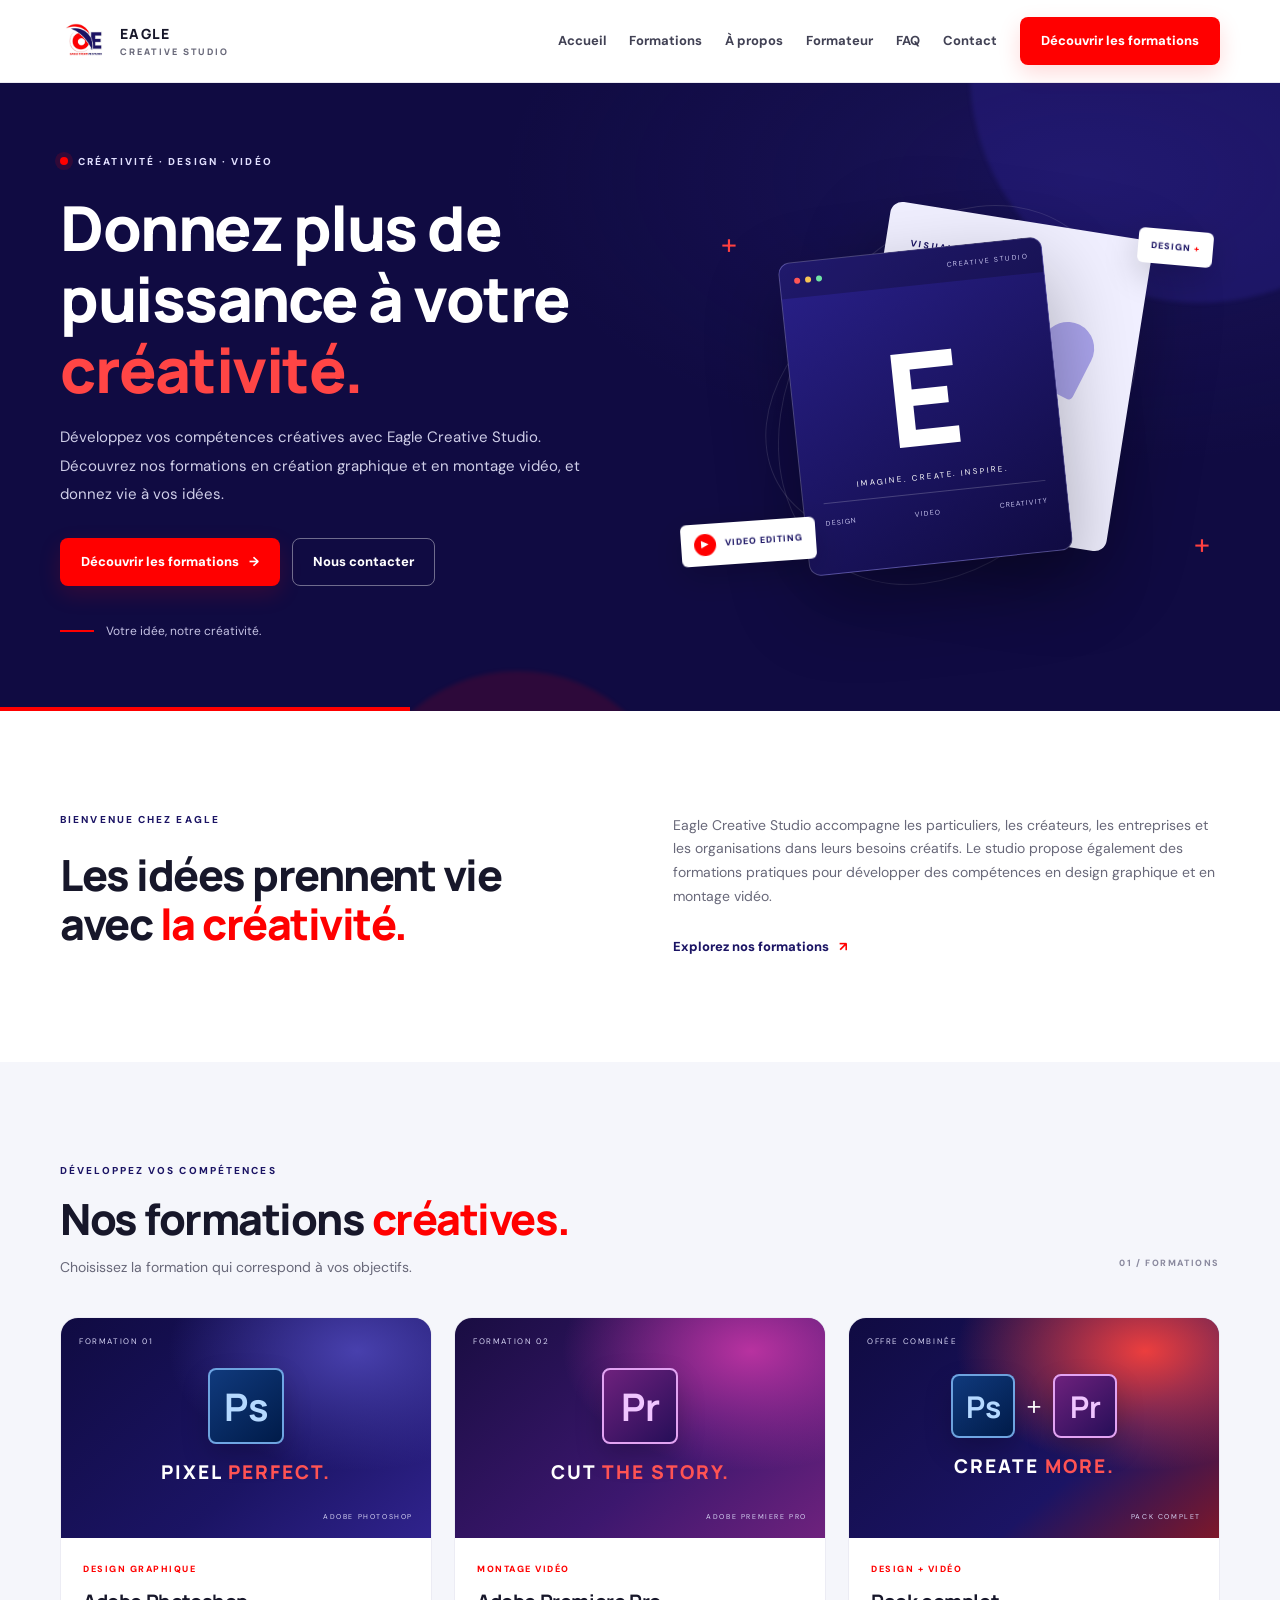
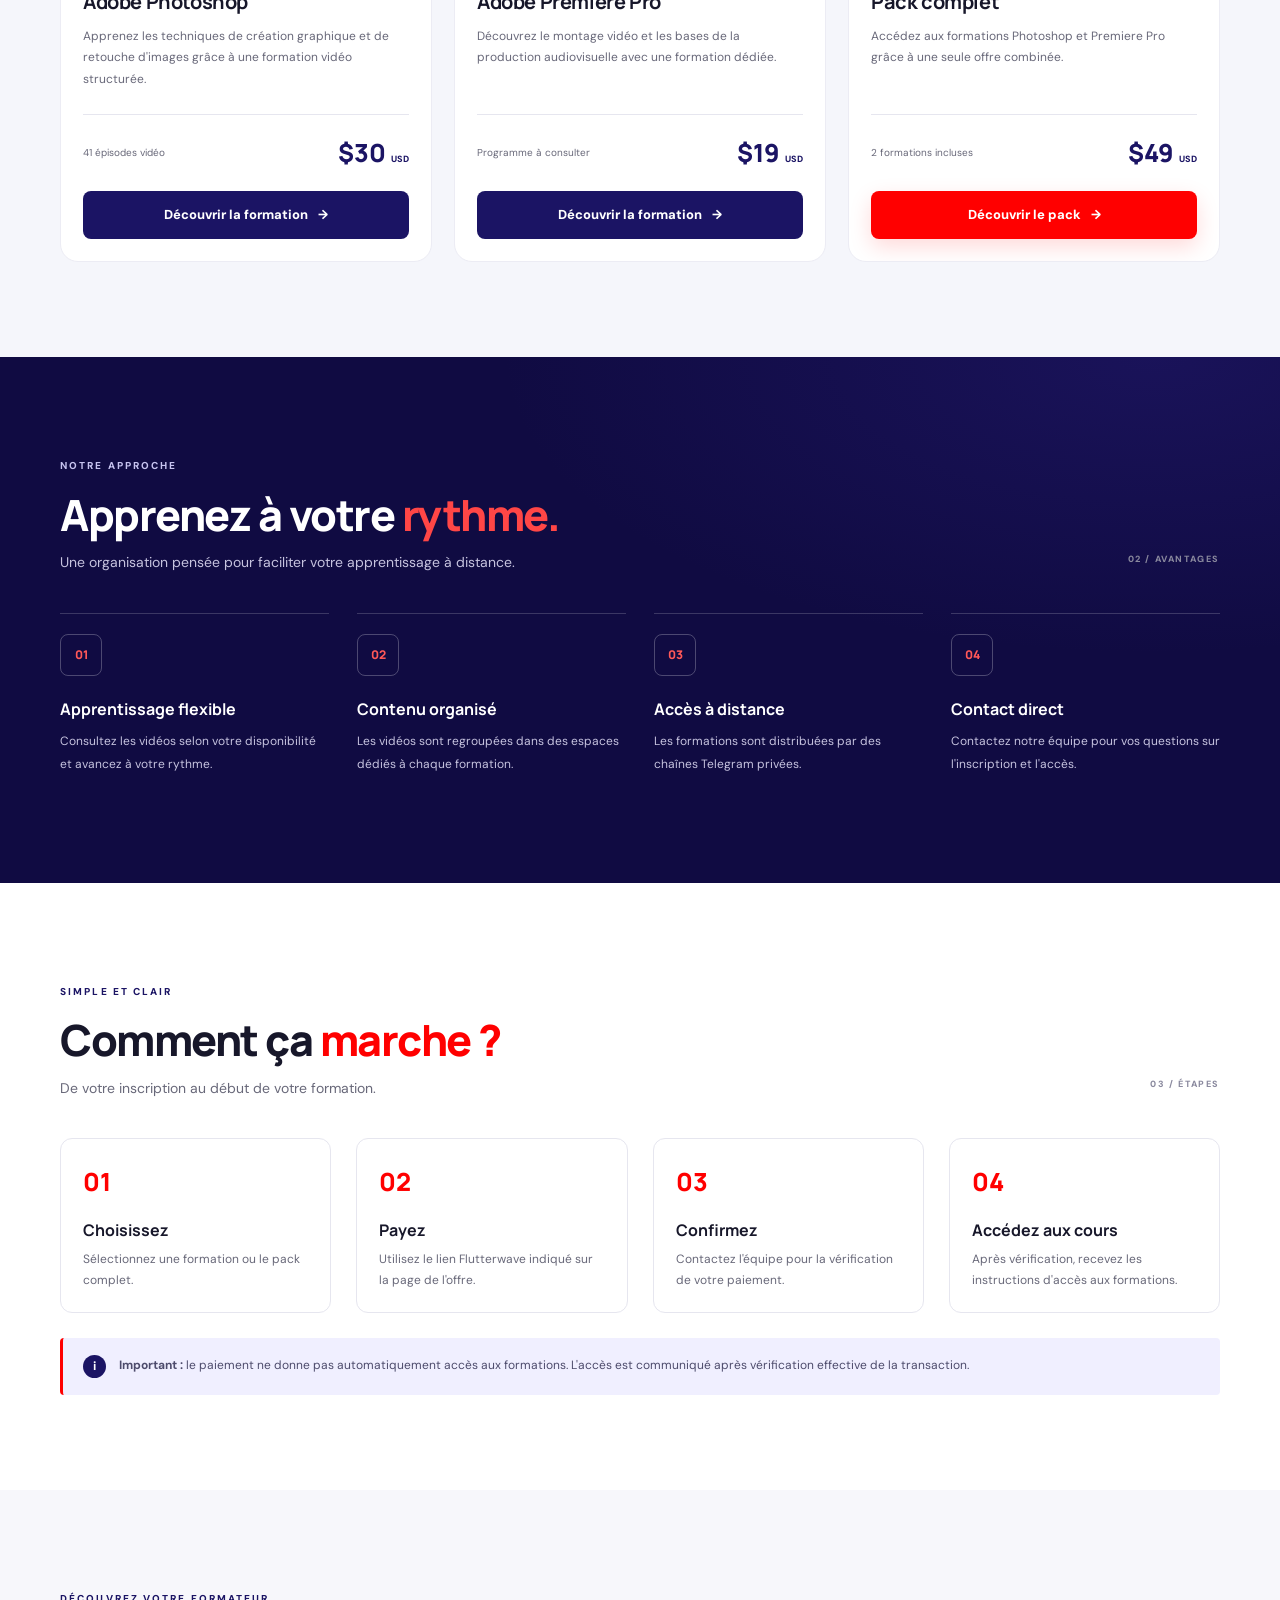
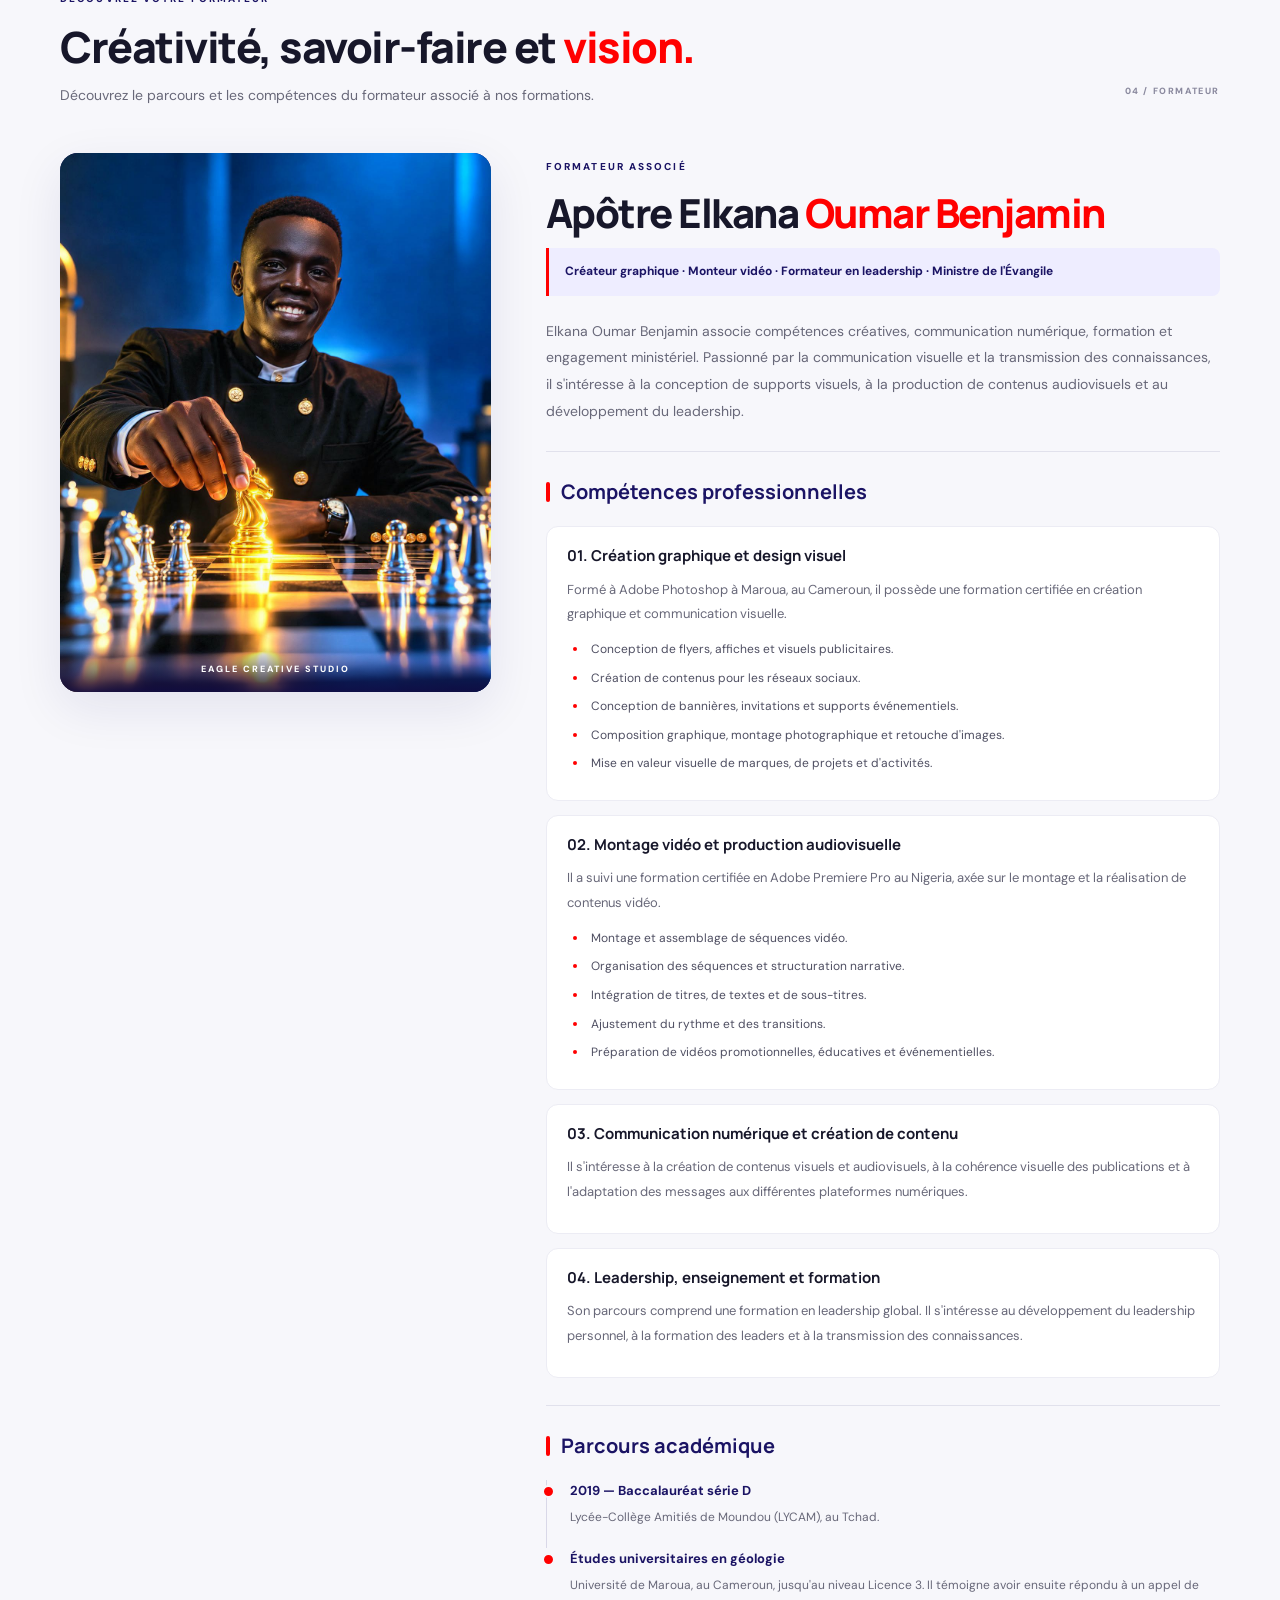
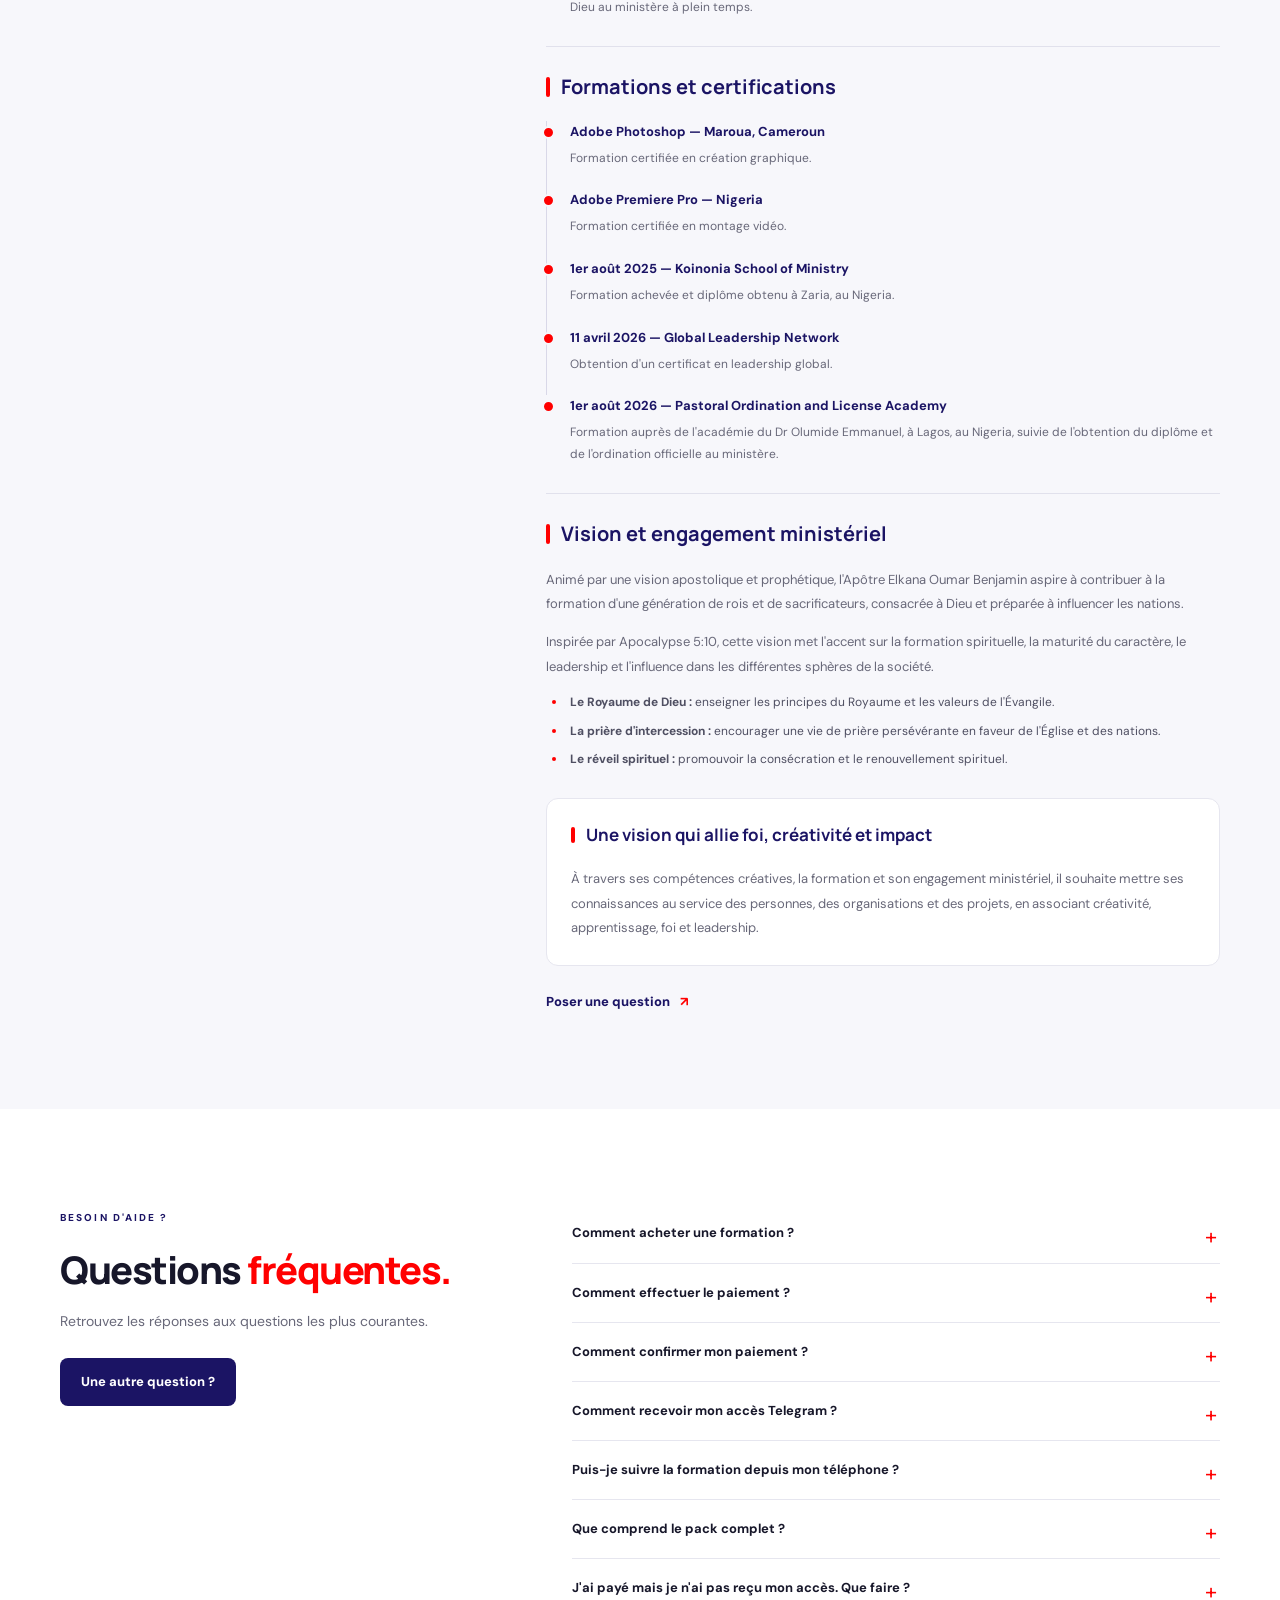
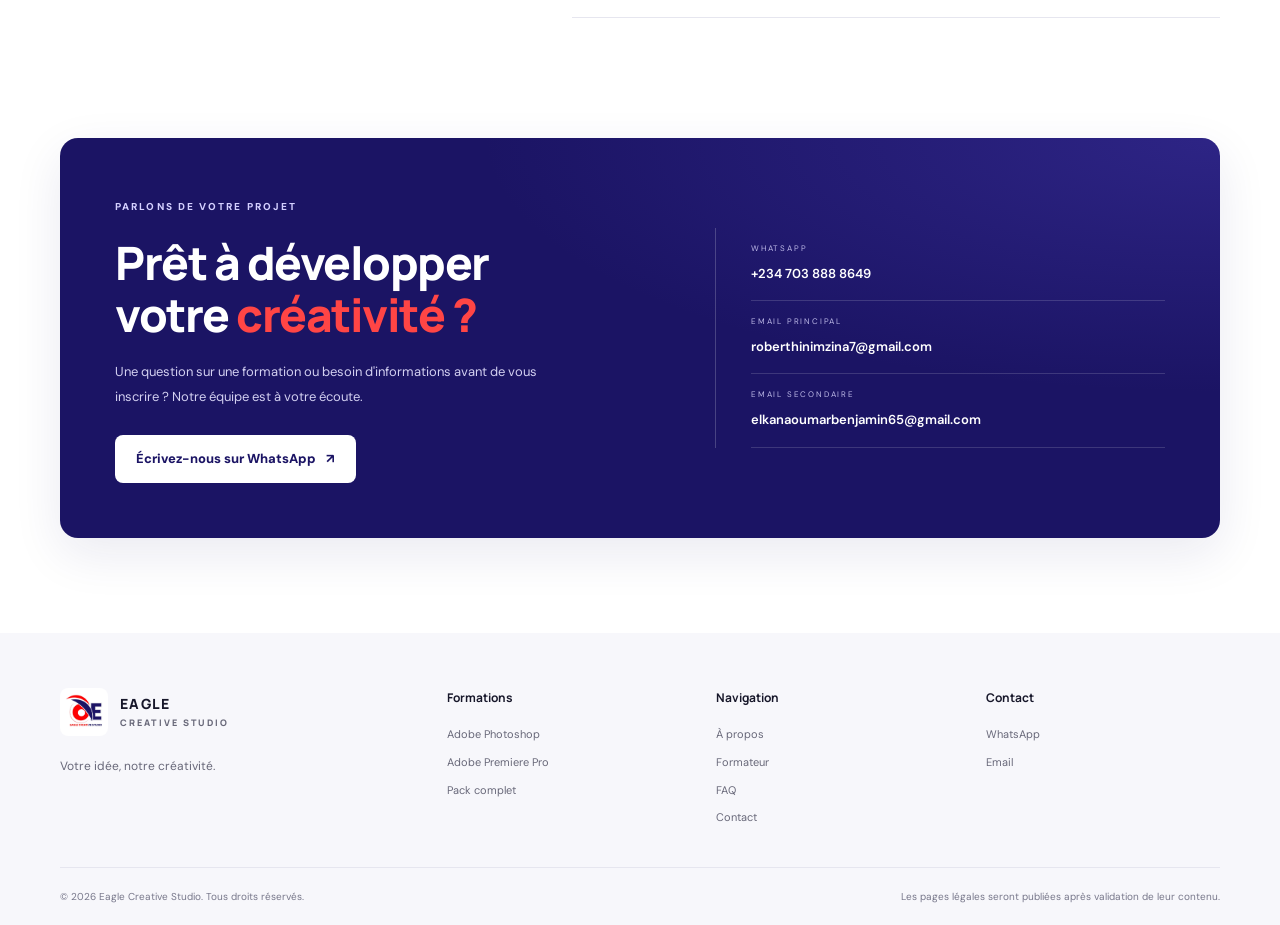
<file: index.html>
﻿<!DOCTYPE html>
<html lang="fr">
<head>
  <meta charset="UTF-8">
  <meta name="viewport" content="width=device-width, initial-scale=1.0">
  <meta name="theme-color" content="#1B1464">
  <meta name="description" content="Découvrez nos services créatifs et nos formations en design graphique avec Photoshop et en montage vidéo avec Premiere Pro.">
  <meta property="og:locale" content="fr_FR">
  <title>Eagle Creative Studio | Design graphique et montage vidéo</title>
  <link rel="stylesheet" href="assets/css/style.css">
  <script src="assets/js/main.js" defer></script>
  <meta property="og:type" content="website">
  <meta property="og:site_name" content="Eagle Creative Studio">
  <meta property="og:title" content="Eagle Creative Studio | Design graphique et montage vidéo">
  <meta property="og:description" content="Découvrez nos services créatifs et nos formations en design graphique avec Photoshop et en montage vidéo avec Premiere Pro.">
  <meta property="og:image" content="assets/images/logo.png">
</head>

<body>
  <a class="skip-link" href="#contenu">Aller au contenu</a>

  <!-- EN-TÊTE ET NAVIGATION -->
  <header class="header">
    <div class="container nav-wrap">
      <a class="brand" href="index.html" aria-label="Eagle Creative Studio - Accueil">
        <img class="brand-logo" src="assets/images/logo.png" alt="Logo Eagle Creative Studio">
        <span class="brand-text">EAGLE <span>CREATIVE STUDIO</span></span>
      </a>

      <button class="menu-toggle" aria-label="Ouvrir le menu"
        aria-expanded="false" aria-controls="main-nav">
        <span></span><span></span><span></span>
      </button>

      <nav class="nav" id="main-nav" aria-label="Navigation principale">
        <a href="#accueil">Accueil</a>
        <a href="#formations">Formations</a>
        <a href="#apropos">À propos</a>
        <a href="#formateur">Formateur</a>
        <a href="#faq">FAQ</a>
        <a href="#contact">Contact</a>
        <a class="btn btn-red nav-cta" href="#formations">Découvrir les formations</a>
      </nav>
    </div>
  </header>

  <main id="contenu">

    <!-- ACCUEIL -->
    <section class="hero" id="accueil">
      <div class="hero-glow glow-one"></div>
      <div class="hero-glow glow-two"></div>

      <div class="container hero-grid">
        <div class="hero-copy">
          <span class="eyebrow">
            <span class="eyebrow-dot"></span>
            CRÉATIVITÉ · DESIGN · VIDÉO
          </span>

          <h1>Donnez plus de puissance à votre <span>créativité.</span></h1>

          <p class="hero-description">
            Développez vos compétences créatives avec Eagle Creative Studio.
            Découvrez nos formations en création graphique et en montage vidéo,
            et donnez vie à vos idées.
          </p>

          <div class="hero-actions">
            <a class="btn btn-red" href="#formations">
              Découvrir les formations <span aria-hidden="true">→</span>
            </a>
            <a class="btn btn-outline"
              href="https://wa.me/2347038888649?text=Bonjour%20Eagle%20Creative%20Studio%2C%20je%20souhaite%20obtenir%20des%20informations%20sur%20vos%20formations."
              target="_blank" rel="noopener noreferrer">
              Nous contacter
            </a>
          </div>

          <div class="hero-note">
            <span class="note-line"></span>
            <span>Votre idée, notre créativité.</span>
          </div>
        </div>

        <div class="hero-art" aria-label="Univers créatif d'Eagle Creative Studio">
          <div class="art-orbit orbit-one"></div>
          <div class="art-orbit orbit-two"></div>

          <div class="art-card art-card-back">
            <span class="art-label">VISUAL DESIGN</span>
            <div class="art-shapes"><i></i><i></i><i></i></div>
            <div class="art-lines"><i></i><i></i><i></i></div>
          </div>

          <div class="art-card art-card-front">
            <div class="art-window">
              <span></span><span></span><span></span>
              <small>CREATIVE STUDIO</small>
            </div>
            <div class="art-monogram">E<span>.</span></div>
            <p>IMAGINE. CREATE. INSPIRE.</p>
            <div class="art-bottom">
              <span>DESIGN</span><span>VIDEO</span><span>CREATIVITY</span>
            </div>
          </div>

          <div class="floating-tag tag-top">DESIGN <b>+</b></div>
          <div class="floating-tag tag-bottom">
            <span class="play-icon">▶</span> VIDEO EDITING
          </div>
          <span class="hero-cross cross-one">+</span>
          <span class="hero-cross cross-two">+</span>
        </div>
      </div>

      <div class="hero-bottom-line"></div>
    </section>

    <!-- PRÉSENTATION DU STUDIO -->
    <section class="intro section-pad" id="apropos">
      <div class="container intro-grid">
        <div>
          <span class="eyebrow eyebrow-blue">BIENVENUE CHEZ EAGLE</span>
          <h2>Les idées prennent vie<br>avec <span class="text-red">la créativité.</span></h2>
        </div>

        <div class="intro-copy">
          <p>
            Eagle Creative Studio accompagne les particuliers, les créateurs,
            les entreprises et les organisations dans leurs besoins créatifs.
            Le studio propose également des formations pratiques pour développer
            des compétences en design graphique et en montage vidéo.
          </p>
          <a class="text-link" href="#formations">
            Explorez nos formations <span aria-hidden="true">↗</span>
          </a>
        </div>
      </div>
    </section>

    <!-- FORMATIONS -->
    <section class="courses section-pad" id="formations">
      <div class="container">
        <div class="section-heading">
          <div>
            <span class="eyebrow eyebrow-blue">DÉVELOPPEZ VOS COMPÉTENCES</span>
            <h2>Nos formations <span class="text-red">créatives.</span></h2>
            <p>Choisissez la formation qui correspond à vos objectifs.</p>
          </div>
          <span class="heading-index">01 / FORMATIONS</span>
        </div>

        <div class="course-grid">
          <article class="course-card">
            <div class="course-visual photoshop-visual">
              <span class="course-number">FORMATION 01</span>
              <div class="software-icon ps-icon">Ps</div>
              <div class="visual-caption">PIXEL <span>PERFECT.</span></div>
              <span class="visual-corner">ADOBE PHOTOSHOP</span>
            </div>

            <div class="course-body">
              <div class="course-category">DESIGN GRAPHIQUE</div>
              <h3>Adobe Photoshop</h3>
              <p>
                Apprenez les techniques de création graphique et de retouche
                d'images grâce à une formation vidéo structurée.
              </p>
              <div class="course-meta">
                <span>41 épisodes vidéo</span>
                <span class="price">$30 <small>USD</small></span>
              </div>
              <a class="btn btn-blue btn-full" href="formations/photoshop.html">
                Découvrir la formation <span aria-hidden="true">→</span>
              </a>
            </div>
          </article>

          <article class="course-card">
            <div class="course-visual premiere-visual">
              <span class="course-number">FORMATION 02</span>
              <div class="software-icon pr-icon">Pr</div>
              <div class="visual-caption">CUT <span>THE STORY.</span></div>
              <span class="visual-corner">ADOBE PREMIERE PRO</span>
            </div>

            <div class="course-body">
              <div class="course-category">MONTAGE VIDÉO</div>
              <h3>Adobe Premiere Pro</h3>
              <p>
                Découvrez le montage vidéo et les bases de la production
                audiovisuelle avec une formation dédiée.
              </p>
              <div class="course-meta">
                <span>Programme à consulter</span>
                <span class="price">$19 <small>USD</small></span>
              </div>
              <a class="btn btn-blue btn-full" href="formations/premiere-pro.html">
                Découvrir la formation <span aria-hidden="true">→</span>
              </a>
            </div>
          </article>

          <article class="course-card pack-card">
            <div class="course-visual pack-visual">
              <span class="course-number">OFFRE COMBINÉE</span>
              <div class="pack-icons">
                <span class="software-icon ps-icon">Ps</span>
                <span class="pack-plus">+</span>
                <span class="software-icon pr-icon">Pr</span>
              </div>
              <div class="visual-caption">CREATE <span>MORE.</span></div>
              <span class="visual-corner">PACK COMPLET</span>
            </div>

            <div class="course-body">
              <div class="course-category">DESIGN + VIDÉO</div>
              <h3>Pack complet</h3>
              <p>
                Accédez aux formations Photoshop et Premiere Pro grâce à
                une seule offre combinée.
              </p>
              <div class="course-meta">
                <span>2 formations incluses</span>
                <span class="price">$49 <small>USD</small></span>
              </div>
              <a class="btn btn-red btn-full" href="formations/pack-complet.html">
                Découvrir le pack <span aria-hidden="true">→</span>
              </a>
            </div>
          </article>
        </div>
      </div>
    </section>

    <!-- AVANTAGES -->
    <section class="benefits section-pad">
      <div class="container">
        <div class="section-heading light-heading">
          <div>
            <span class="eyebrow">NOTRE APPROCHE</span>
            <h2>Apprenez à votre <span class="red-underline">rythme.</span></h2>
            <p>Une organisation pensée pour faciliter votre apprentissage à distance.</p>
          </div>
          <span class="heading-index">02 / AVANTAGES</span>
        </div>

        <div class="benefit-grid">
          <article class="benefit">
            <span class="benefit-icon">01</span>
            <h3>Apprentissage flexible</h3>
            <p>Consultez les vidéos selon votre disponibilité et avancez à votre rythme.</p>
          </article>
          <article class="benefit">
            <span class="benefit-icon">02</span>
            <h3>Contenu organisé</h3>
            <p>Les vidéos sont regroupées dans des espaces dédiés à chaque formation.</p>
          </article>
          <article class="benefit">
            <span class="benefit-icon">03</span>
            <h3>Accès à distance</h3>
            <p>Les formations sont distribuées par des chaînes Telegram privées.</p>
          </article>
          <article class="benefit">
            <span class="benefit-icon">04</span>
            <h3>Contact direct</h3>
            <p>Contactez notre équipe pour vos questions sur l'inscription et l'accès.</p>
          </article>
        </div>
      </div>
    </section>

    <!-- ÉTAPES D'INSCRIPTION -->
    <section class="process section-pad">
      <div class="container">
        <div class="section-heading">
          <div>
            <span class="eyebrow eyebrow-blue">SIMPLE ET CLAIR</span>
            <h2>Comment ça <span class="text-red">marche ?</span></h2>
            <p>De votre inscription au début de votre formation.</p>
          </div>
          <span class="heading-index">03 / ÉTAPES</span>
        </div>

        <div class="steps-grid">
          <article class="step">
            <span>01</span>
            <h3>Choisissez</h3>
            <p>Sélectionnez une formation ou le pack complet.</p>
          </article>
          <article class="step">
            <span>02</span>
            <h3>Payez</h3>
            <p>Utilisez le lien Flutterwave indiqué sur la page de l'offre.</p>
          </article>
          <article class="step">
            <span>03</span>
            <h3>Confirmez</h3>
            <p>Contactez l'équipe pour la vérification de votre paiement.</p>
          </article>
          <article class="step">
            <span>04</span>
            <h3>Accédez aux cours</h3>
            <p>Après vérification, recevez les instructions d'accès aux formations.</p>
          </article>
        </div>

        <div class="notice">
          <span aria-hidden="true">i</span>
          <p>
            <strong>Important :</strong> le paiement ne donne pas automatiquement
            accès aux formations. L'accès est communiqué après vérification
            effective de la transaction.
          </p>
        </div>
      </div>
    </section>

    <!-- PROFIL DU FORMATEUR -->
    <section class="trainer section-pad" id="formateur">
      <div class="container">
        <div class="section-heading">
          <div>
            <span class="eyebrow eyebrow-blue">DÉCOUVREZ VOTRE FORMATEUR</span>
            <h2>Créativité, savoir-faire et <span class="text-red">vision.</span></h2>
            <p>Découvrez le parcours et les compétences du formateur associé à nos formations.</p>
          </div>
          <span class="heading-index">04 / FORMATEUR</span>
        </div>

        <div class="trainer-grid">
          <div class="trainer-art">
            <img
              class="trainer-photo"
              src="assets/images/fondateur.png"
              alt="Portrait de l'Apôtre Elkana Oumar Benjamin"
              loading="lazy">
            <span class="trainer-frame-label">EAGLE CREATIVE STUDIO</span>
          </div>

          <div class="trainer-copy">
            <span class="eyebrow eyebrow-blue">FORMATEUR ASSOCIÉ</span>
            <h2>Apôtre Elkana <span class="text-red">Oumar Benjamin</span></h2>
            <p class="trainer-role">
              Créateur graphique · Monteur vidéo · Formateur en leadership · Ministre de l'Évangile
            </p>

            <p>
              Elkana Oumar Benjamin associe compétences créatives, communication
              numérique, formation et engagement ministériel. Passionné par la
              communication visuelle et la transmission des connaissances, il
              s'intéresse à la conception de supports visuels, à la production
              de contenus audiovisuels et au développement du leadership.
            </p>

            <div class="trainer-section">
              <h3>Compétences professionnelles</h3>

              <div class="trainer-skill">
                <h4>01. Création graphique et design visuel</h4>
                <p>
                  Formé à Adobe Photoshop à Maroua, au Cameroun, il possède
                  une formation certifiée en création graphique et communication
                  visuelle.
                </p>
                <ul>
                  <li>Conception de flyers, affiches et visuels publicitaires.</li>
                  <li>Création de contenus pour les réseaux sociaux.</li>
                  <li>Conception de bannières, invitations et supports événementiels.</li>
                  <li>Composition graphique, montage photographique et retouche d'images.</li>
                  <li>Mise en valeur visuelle de marques, de projets et d'activités.</li>
                </ul>
              </div>

              <div class="trainer-skill">
                <h4>02. Montage vidéo et production audiovisuelle</h4>
                <p>
                  Il a suivi une formation certifiée en Adobe Premiere Pro au
                  Nigeria, axée sur le montage et la réalisation de contenus vidéo.
                </p>
                <ul>
                  <li>Montage et assemblage de séquences vidéo.</li>
                  <li>Organisation des séquences et structuration narrative.</li>
                  <li>Intégration de titres, de textes et de sous-titres.</li>
                  <li>Ajustement du rythme et des transitions.</li>
                  <li>Préparation de vidéos promotionnelles, éducatives et événementielles.</li>
                </ul>
              </div>

              <div class="trainer-skill">
                <h4>03. Communication numérique et création de contenu</h4>
                <p>
                  Il s'intéresse à la création de contenus visuels et audiovisuels,
                  à la cohérence visuelle des publications et à l'adaptation des
                  messages aux différentes plateformes numériques.
                </p>
              </div>

              <div class="trainer-skill">
                <h4>04. Leadership, enseignement et formation</h4>
                <p>
                  Son parcours comprend une formation en leadership global.
                  Il s'intéresse au développement du leadership personnel, à la
                  formation des leaders et à la transmission des connaissances.
                </p>
              </div>
            </div>

            <div class="trainer-section">
              <h3>Parcours académique</h3>
              <ul class="trainer-timeline">
                <li>
                  <strong>2019 — Baccalauréat série D</strong>
                  <p>Lycée-Collège Amitiés de Moundou (LYCAM), au Tchad.</p>
                </li>
                <li>
                  <strong>Études universitaires en géologie</strong>
                  <p>
                    Université de Maroua, au Cameroun, jusqu'au niveau Licence 3.
                    Il témoigne avoir ensuite répondu à un appel de Dieu au
                    ministère à plein temps.
                  </p>
                </li>
              </ul>
            </div>

            <div class="trainer-section">
              <h3>Formations et certifications</h3>
              <ul class="trainer-timeline">
                <li>
                  <strong>Adobe Photoshop — Maroua, Cameroun</strong>
                  <p>Formation certifiée en création graphique.</p>
                </li>
                <li>
                  <strong>Adobe Premiere Pro — Nigeria</strong>
                  <p>Formation certifiée en montage vidéo.</p>
                </li>
                <li>
                  <strong>1er août 2025 — Koinonia School of Ministry</strong>
                  <p>Formation achevée et diplôme obtenu à Zaria, au Nigeria.</p>
                </li>
                <li>
                  <strong>11 avril 2026 — Global Leadership Network</strong>
                  <p>Obtention d'un certificat en leadership global.</p>
                </li>
                <li>
                  <strong>1er août 2026 — Pastoral Ordination and License Academy</strong>
                  <p>
                    Formation auprès de l'académie du Dr Olumide Emmanuel,
                    à Lagos, au Nigeria, suivie de l'obtention du diplôme et
                    de l'ordination officielle au ministère.
                  </p>
                </li>
              </ul>
            </div>

            <div class="trainer-section">
              <h3>Vision et engagement ministériel</h3>
              <p>
                Animé par une vision apostolique et prophétique, l'Apôtre
                Elkana Oumar Benjamin aspire à contribuer à la formation d'une
                génération de rois et de sacrificateurs, consacrée à Dieu et
                préparée à influencer les nations.
              </p>
              <p>
                Inspirée par Apocalypse 5:10, cette vision met l'accent sur
                la formation spirituelle, la maturité du caractère, le leadership
                et l'influence dans les différentes sphères de la société.
              </p>

              <ul>
                <li><strong>Le Royaume de Dieu :</strong> enseigner les principes du Royaume et les valeurs de l'Évangile.</li>
                <li><strong>La prière d'intercession :</strong> encourager une vie de prière persévérante en faveur de l'Église et des nations.</li>
                <li><strong>Le réveil spirituel :</strong> promouvoir la consécration et le renouvellement spirituel.</li>
              </ul>
            </div>

            <div class="trainer-section trainer-conclusion">
              <h3>Une vision qui allie foi, créativité et impact</h3>
              <p>
                À travers ses compétences créatives, la formation et son
                engagement ministériel, il souhaite mettre ses connaissances
                au service des personnes, des organisations et des projets,
                en associant créativité, apprentissage, foi et leadership.
              </p>
            </div>

            <a class="text-link"
              href="https://wa.me/2347038888649?text=Bonjour%2C%20je%20souhaite%20en%20savoir%20plus%20sur%20vos%20formations."
              target="_blank" rel="noopener noreferrer">
              Poser une question <span aria-hidden="true">↗</span>
            </a>
          </div>
        </div>
      </div>
    </section>

    <!-- FAQ -->
    <section class="faq section-pad" id="faq">
      <div class="container faq-grid">
        <div class="faq-heading">
          <span class="eyebrow eyebrow-blue">BESOIN D'AIDE ?</span>
          <h2>Questions <span class="text-red">fréquentes.</span></h2>
          <p>Retrouvez les réponses aux questions les plus courantes.</p>
          <a class="btn btn-blue"
            href="https://wa.me/2347038888649?text=Bonjour%20Eagle%20Creative%20Studio%2C%20j%27ai%20une%20question."
            target="_blank" rel="noopener noreferrer">
            Une autre question ?
          </a>
        </div>

        <div class="faq-list">
          <details>
            <summary>Comment acheter une formation ?</summary>
            <p>Choisissez votre offre, ouvrez sa page et cliquez sur le bouton de paiement Flutterwave.</p>
          </details>
          <details>
            <summary>Comment effectuer le paiement ?</summary>
            <p>Utilisez le lien Flutterwave correspondant à la formation choisie et suivez les instructions du service de paiement.</p>
          </details>
          <details>
            <summary>Comment confirmer mon paiement ?</summary>
            <p>Contactez notre équipe sur WhatsApp avec les informations de votre achat. La transaction doit être vérifiée avant l'envoi de l'accès.</p>
          </details>
          <details>
            <summary>Comment recevoir mon accès Telegram ?</summary>
            <p>Après vérification, notre équipe vous communiquera les instructions et l'invitation privée correspondant à votre achat.</p>
          </details>
          <details>
            <summary>Puis-je suivre la formation depuis mon téléphone ?</summary>
            <p>Les vidéos sont distribuées sur Telegram. Vous pouvez utiliser Telegram sur un téléphone compatible ou sur un ordinateur.</p>
          </details>
          <details>
            <summary>Que comprend le pack complet ?</summary>
            <p>Le pack à 49 USD comprend Photoshop à 30 USD et Premiere Pro à 19 USD. L'accès aux deux formations est communiqué après vérification du paiement.</p>
          </details>
          <details>
            <summary>J'ai payé mais je n'ai pas reçu mon accès. Que faire ?</summary>
            <p>Contactez-nous sur WhatsApp et communiquez les informations nécessaires à la vérification de votre transaction.</p>
          </details>
        </div>
      </div>
    </section>

    <!-- CONTACT -->
    <section class="contact section-pad" id="contact">
      <div class="container contact-panel">
        <div class="contact-copy">
          <span class="eyebrow">PARLONS DE VOTRE PROJET</span>
          <h2>Prêt à développer<br>votre <span>créativité ?</span></h2>
          <p>
            Une question sur une formation ou besoin d'informations avant
            de vous inscrire ? Notre équipe est à votre écoute.
          </p>
          <a class="btn btn-white"
            href="https://wa.me/2347038888649?text=Bonjour%20Eagle%20Creative%20Studio%2C%20je%20souhaite%20obtenir%20des%20informations%20sur%20vos%20formations."
            target="_blank" rel="noopener noreferrer">
            Écrivez-nous sur WhatsApp <span aria-hidden="true">↗</span>
          </a>
        </div>

        <div class="contact-details">
          <div class="contact-item">
            <span>WHATSAPP</span>
            <a href="https://wa.me/2347038888649" target="_blank" rel="noopener noreferrer">+234 703 888 8649</a>
          </div>
          <div class="contact-item">
            <span>EMAIL PRINCIPAL</span>
            <a href="mailto:roberthinimzina7@gmail.com">roberthinimzina7@gmail.com</a>
          </div>
          <div class="contact-item">
            <span>EMAIL SECONDAIRE</span>
            <a href="mailto:elkanaoumarbenjamin65@gmail.com">elkanaoumarbenjamin65@gmail.com</a>
          </div>
        </div>
      </div>
    </section>
  </main>

  <!-- PIED DE PAGE -->
  <footer class="footer">
    <div class="container footer-main">
      <div class="footer-brand">
        <a class="brand brand-footer" href="index.html">
          <img class="brand-logo" src="assets/images/logo.png" alt="Logo Eagle Creative Studio">
          <span class="brand-text">EAGLE <span>CREATIVE STUDIO</span></span>
        </a>
        <p>Votre idée, notre créativité.</p>
      </div>

      <div class="footer-col">
        <h3>Formations</h3>
        <a href="formations/photoshop.html">Adobe Photoshop</a>
        <a href="formations/premiere-pro.html">Adobe Premiere Pro</a>
        <a href="formations/pack-complet.html">Pack complet</a>
      </div>

      <div class="footer-col">
        <h3>Navigation</h3>
        <a href="#apropos">À propos</a>
        <a href="#formateur">Formateur</a>
        <a href="#faq">FAQ</a>
        <a href="#contact">Contact</a>
      </div>

      <div class="footer-col">
        <h3>Contact</h3>
        <a href="https://wa.me/2347038888649" target="_blank" rel="noopener noreferrer">WhatsApp</a>
        <a href="mailto:roberthinimzina7@gmail.com">Email</a>
      </div>
    </div>

    <div class="container footer-bottom">
      <span>© <span id="current-year">2026</span> Eagle Creative Studio. Tous droits réservés.</span>
      <span class="footer-legal">Les pages légales seront publiées après validation de leur contenu.</span>
    </div>
  </footer>
</body>
</html>
</file>
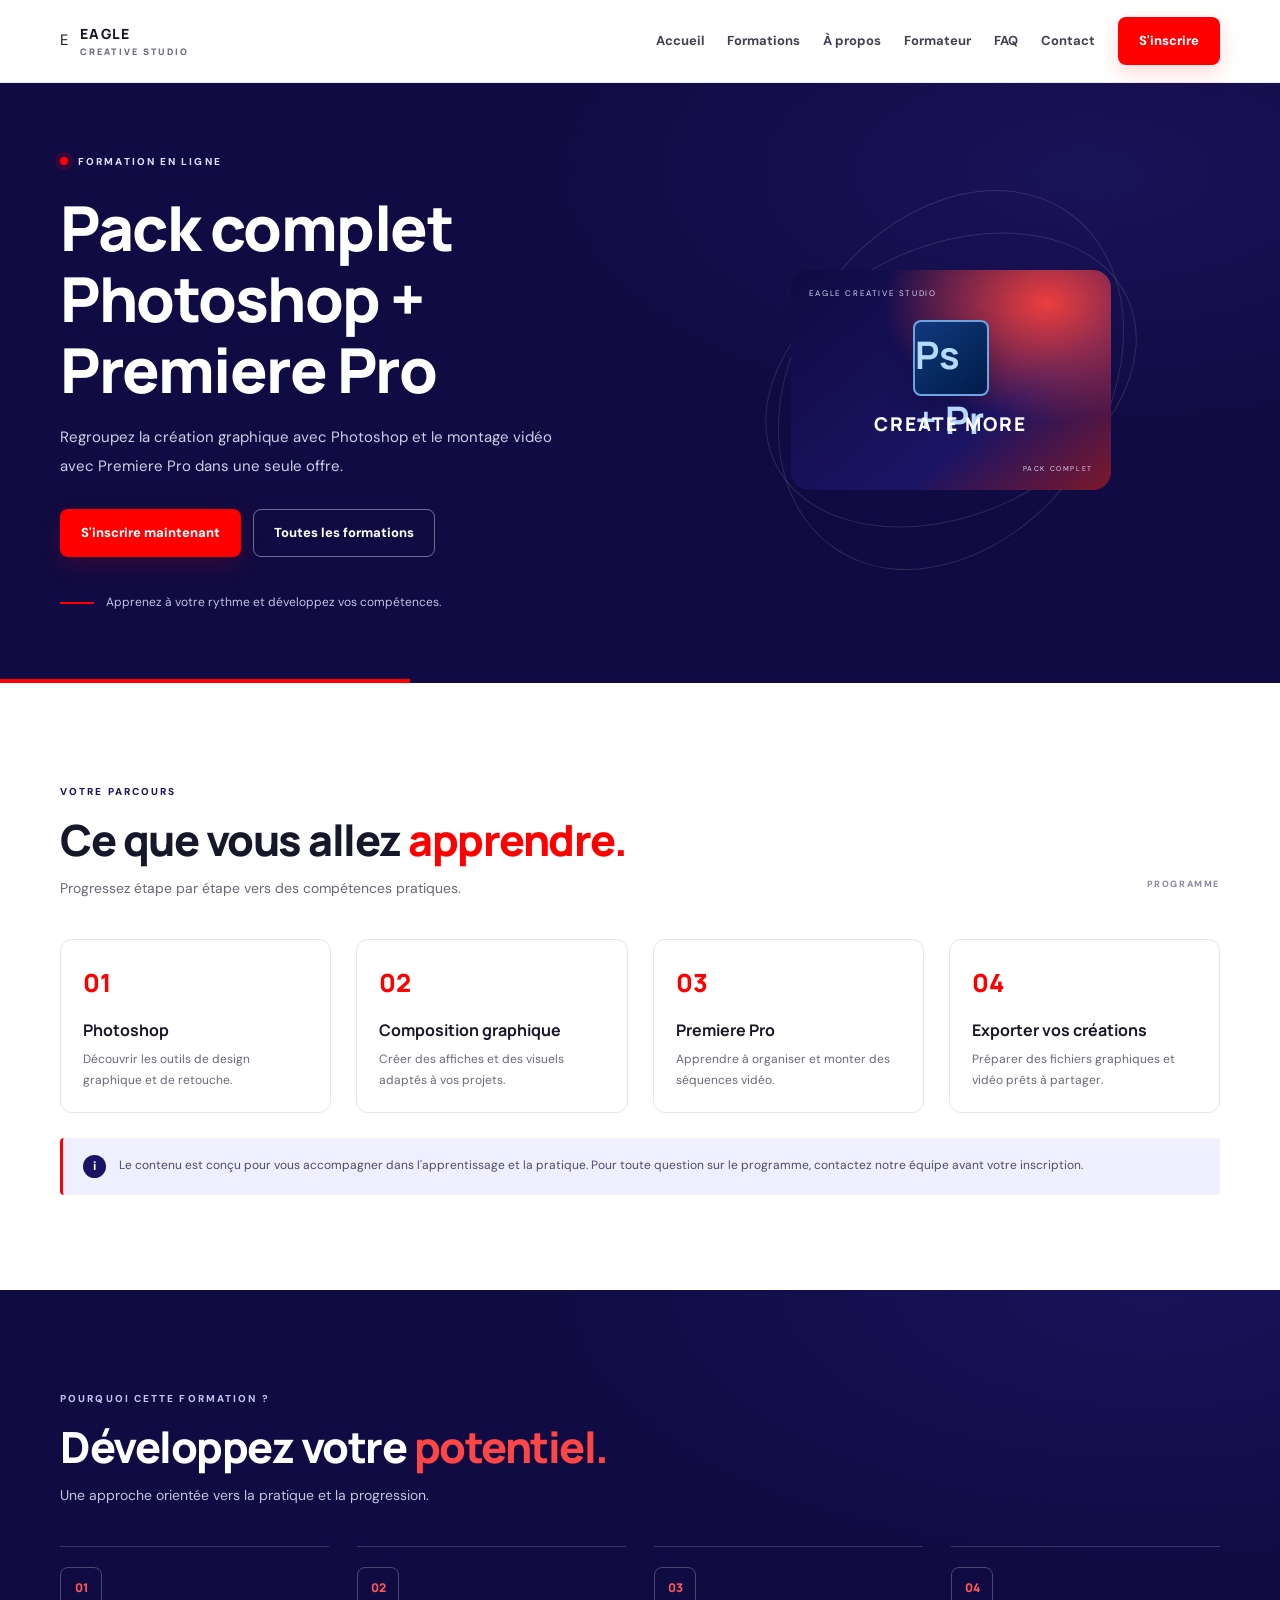
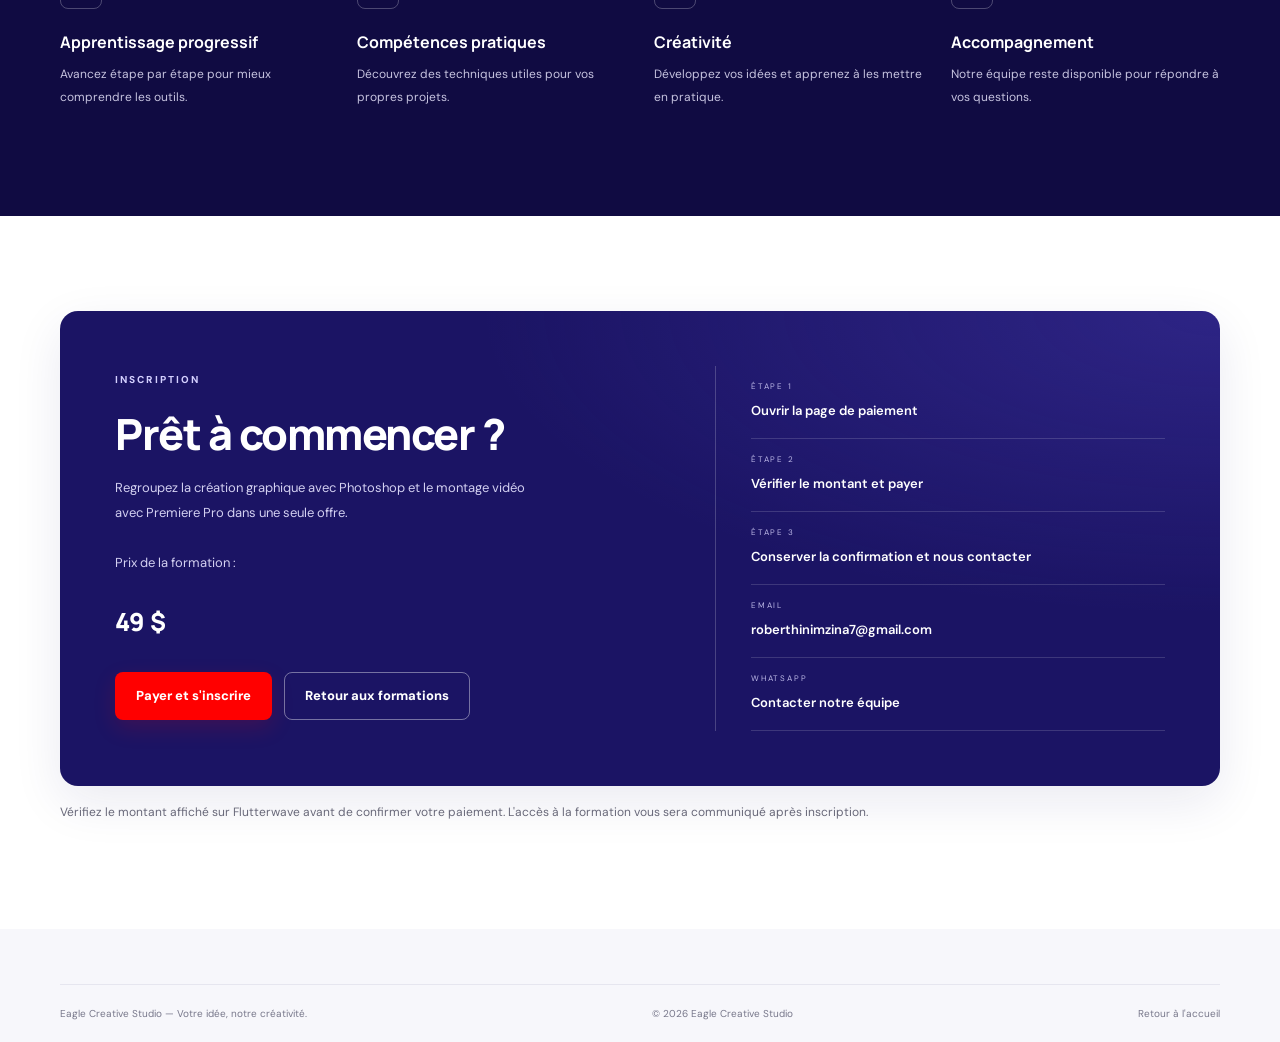
<file: formations/pack-complet.html>
<!DOCTYPE html>
<html lang="fr">
<head>
  <meta charset="UTF-8">
  <meta name="viewport" content="width=device-width, initial-scale=1">
  <meta name="description" content="Développez vos compétences en design graphique et en montage vidéo grâce à notre pack de formations Photoshop et Premiere Pro.">
  <meta name="theme-color" content="#1B1464">
  <title>Pack Photoshop + Premiere Pro | Eagle Creative Studio</title>
  <link rel="stylesheet" href="../assets/css/style.css">
  <meta property="og:type" content="website">
  <meta property="og:site_name" content="Eagle Creative Studio">
  <meta property="og:title" content="Pack Photoshop + Premiere Pro | Eagle Creative Studio">
  <meta property="og:description" content="Développez vos compétences en design graphique et en montage vidéo grâce à notre pack de formations Photoshop et Premiere Pro.">
</head>
<body>

<a class="skip-link" href="#contenu">Aller au contenu</a>

<header class="header">
  <div class="container nav-wrap">
    <a class="brand" href="../index.html#accueil" aria-label="Eagle Creative Studio, accueil">
      <span class="brand-mark">E</span>
      <span class="brand-text">EAGLE<span>CREATIVE STUDIO</span></span>
    </a>

    <button class="menu-toggle" type="button"
      aria-label="Ouvrir le menu" aria-expanded="false"
      aria-controls="formation-nav">
      <span></span><span></span><span></span>
    </button>

    <nav class="nav" id="formation-nav" aria-label="Navigation principale">
      <a href="../index.html#accueil">Accueil</a>
      <a href="../index.html#formations">Formations</a>
      <a href="../index.html#apropos">À propos</a>
      <a href="../index.html#formateur">Formateur</a>
      <a href="../index.html#faq">FAQ</a>
      <a href="../index.html#contact">Contact</a>
      <a class="btn btn-red nav-cta" href="#inscription">S'inscrire</a>
    </nav>
  </div>
</header>

<main id="contenu">
  <section class="hero">
    <div class="hero-grid container">
      <div class="hero-copy">
        <div class="eyebrow">
          <span class="eyebrow-dot"></span>
          FORMATION EN LIGNE
        </div>
        <h1>Pack complet Photoshop + Premiere Pro</h1>
        <p class="hero-description">Regroupez la création graphique avec Photoshop et le montage vidéo avec Premiere Pro dans une seule offre.</p>
        <div class="hero-actions">
          <a class="btn btn-red" href="#inscription">S'inscrire maintenant</a>
          <a class="btn btn-outline" href="../index.html#formations">Toutes les formations</a>
        </div>
        <div class="hero-note">
          <span class="note-line"></span>
          Apprenez à votre rythme et développez vos compétences.
        </div>
      </div>

      <div class="hero-art">
        <div class="art-orbit orbit-one"></div>
        <div class="art-orbit orbit-two"></div>
        <div class="course-visual pack-visual" style="width:100%;max-width:320px;border-radius:18px;">
          <span class="course-number">EAGLE CREATIVE STUDIO</span>
          <div class="software-icon">Ps + Pr</div>
          <div class="visual-caption">CREATE MORE</div>
          <span class="visual-corner">PACK COMPLET</span>
        </div>
      </div>
    </div>
    <div class="hero-bottom-line"></div>
  </section>

  <section class="section-pad">
    <div class="container">
      <div class="section-heading">
        <div>
          <span class="eyebrow eyebrow-blue">VOTRE PARCOURS</span>
          <h2>Ce que vous allez <span class="text-red">apprendre.</span></h2>
          <p>Progressez étape par étape vers des compétences pratiques.</p>
        </div>
        <span class="heading-index">PROGRAMME</span>
      </div>

      <div class="steps-grid">
        <article class="step"><span>01</span><h3>Photoshop</h3><p>Découvrir les outils de design graphique et de retouche.</p></article>
<article class="step"><span>02</span><h3>Composition graphique</h3><p>Créer des affiches et des visuels adaptés à vos projets.</p></article>
<article class="step"><span>03</span><h3>Premiere Pro</h3><p>Apprendre à organiser et monter des séquences vidéo.</p></article>
<article class="step"><span>04</span><h3>Exporter vos créations</h3><p>Préparer des fichiers graphiques et vidéo prêts à partager.</p></article>
      </div>

      <div class="notice">
        <span>i</span>
        <p>Le contenu est conçu pour vous accompagner dans l'apprentissage et la pratique. Pour toute question sur le programme, contactez notre équipe avant votre inscription.</p>
      </div>
    </div>
  </section>

  <section class="section-pad benefits">
    <div class="container">
      <div class="section-heading light-heading">
        <div>
          <span class="eyebrow">POURQUOI CETTE FORMATION ?</span>
          <h2>Développez votre <span class="red-underline">potentiel.</span></h2>
          <p>Une approche orientée vers la pratique et la progression.</p>
        </div>
      </div>
      <div class="benefit-grid">
        <article class="benefit">
          <div class="benefit-icon">01</div>
          <h3>Apprentissage progressif</h3>
          <p>Avancez étape par étape pour mieux comprendre les outils.</p>
        </article>
        <article class="benefit">
          <div class="benefit-icon">02</div>
          <h3>Compétences pratiques</h3>
          <p>Découvrez des techniques utiles pour vos propres projets.</p>
        </article>
        <article class="benefit">
          <div class="benefit-icon">03</div>
          <h3>Créativité</h3>
          <p>Développez vos idées et apprenez à les mettre en pratique.</p>
        </article>
        <article class="benefit">
          <div class="benefit-icon">04</div>
          <h3>Accompagnement</h3>
          <p>Notre équipe reste disponible pour répondre à vos questions.</p>
        </article>
      </div>
    </div>
  </section>

  <section class="section-pad" id="inscription">
    <div class="container">
      <div class="contact-panel">
        <div class="contact-copy">
          <span class="eyebrow">INSCRIPTION</span>
          <h2>Prêt à commencer <span>?</span></h2>
          <p>Regroupez la création graphique avec Photoshop et le montage vidéo avec Premiere Pro dans une seule offre.</p>
          <p>Prix de la formation :</p>
          <div class="price" style="color:white">49 $</div>
          <div class="hero-actions">
            <a class="btn btn-red" href="https://flutterwave.com/pay/hmuoecap1bwl" target="_blank" rel="noopener noreferrer">Payer et s'inscrire</a>
            <a class="btn btn-outline" href="../index.html#formations">Retour aux formations</a>
          </div>
        </div>

        <div class="contact-details">
          <div class="contact-item">
            <span>ÉTAPE 1</span>
            <a href="https://flutterwave.com/pay/hmuoecap1bwl" target="_blank" rel="noopener noreferrer">Ouvrir la page de paiement</a>
          </div>
          <div class="contact-item">
            <span>ÉTAPE 2</span>
            <a href="https://flutterwave.com/pay/hmuoecap1bwl" target="_blank" rel="noopener noreferrer">Vérifier le montant et payer</a>
          </div>
          <div class="contact-item">
            <span>ÉTAPE 3</span>
            <a href="mailto:roberthinimzina7@gmail.com">Conserver la confirmation et nous contacter</a>
          </div>
          <div class="contact-item">
            <span>EMAIL</span>
            <a href="mailto:roberthinimzina7@gmail.com">roberthinimzina7@gmail.com</a>
          </div>
          <div class="contact-item">
            <span>WHATSAPP</span>
            <a href="https://wa.me/2347038888649" target="_blank" rel="noopener noreferrer">Contacter notre équipe</a>
          </div>
        </div>
      </div>
      <p style="font-size:12px;color:#686879;margin-top:16px;">
        Vérifiez le montant affiché sur Flutterwave avant de confirmer votre paiement.
        L'accès à la formation vous sera communiqué après inscription.
      </p>
    </div>
  </section>
</main>

<footer class="footer">
  <div class="container">
    <div class="footer-bottom">
      <span>Eagle Creative Studio — Votre idée, notre créativité.</span>
      <span>© 2026 Eagle Creative Studio</span>
      <a href="../index.html">Retour à l'accueil</a>
    </div>
  </div>
</footer>

<script>
(function () {
  const toggle = document.querySelector('.menu-toggle');
  const nav = document.querySelector('#formation-nav');
  if (!toggle || !nav) return;

  toggle.addEventListener('click', function () {
    const isOpen = nav.classList.toggle('open');
    toggle.setAttribute('aria-expanded', String(isOpen));
    toggle.setAttribute('aria-label', isOpen ? 'Fermer le menu' : 'Ouvrir le menu');
  });

  nav.querySelectorAll('a').forEach(function (link) {
    link.addEventListener('click', function () {
      nav.classList.remove('open');
      toggle.setAttribute('aria-expanded', 'false');
      toggle.setAttribute('aria-label', 'Ouvrir le menu');
    });
  });

  document.addEventListener('keydown', function (event) {
    if (event.key === 'Escape') {
      nav.classList.remove('open');
      toggle.setAttribute('aria-expanded', 'false');
      toggle.setAttribute('aria-label', 'Ouvrir le menu');
    }
  });
})();
</script>

</body>
</html>
</file>
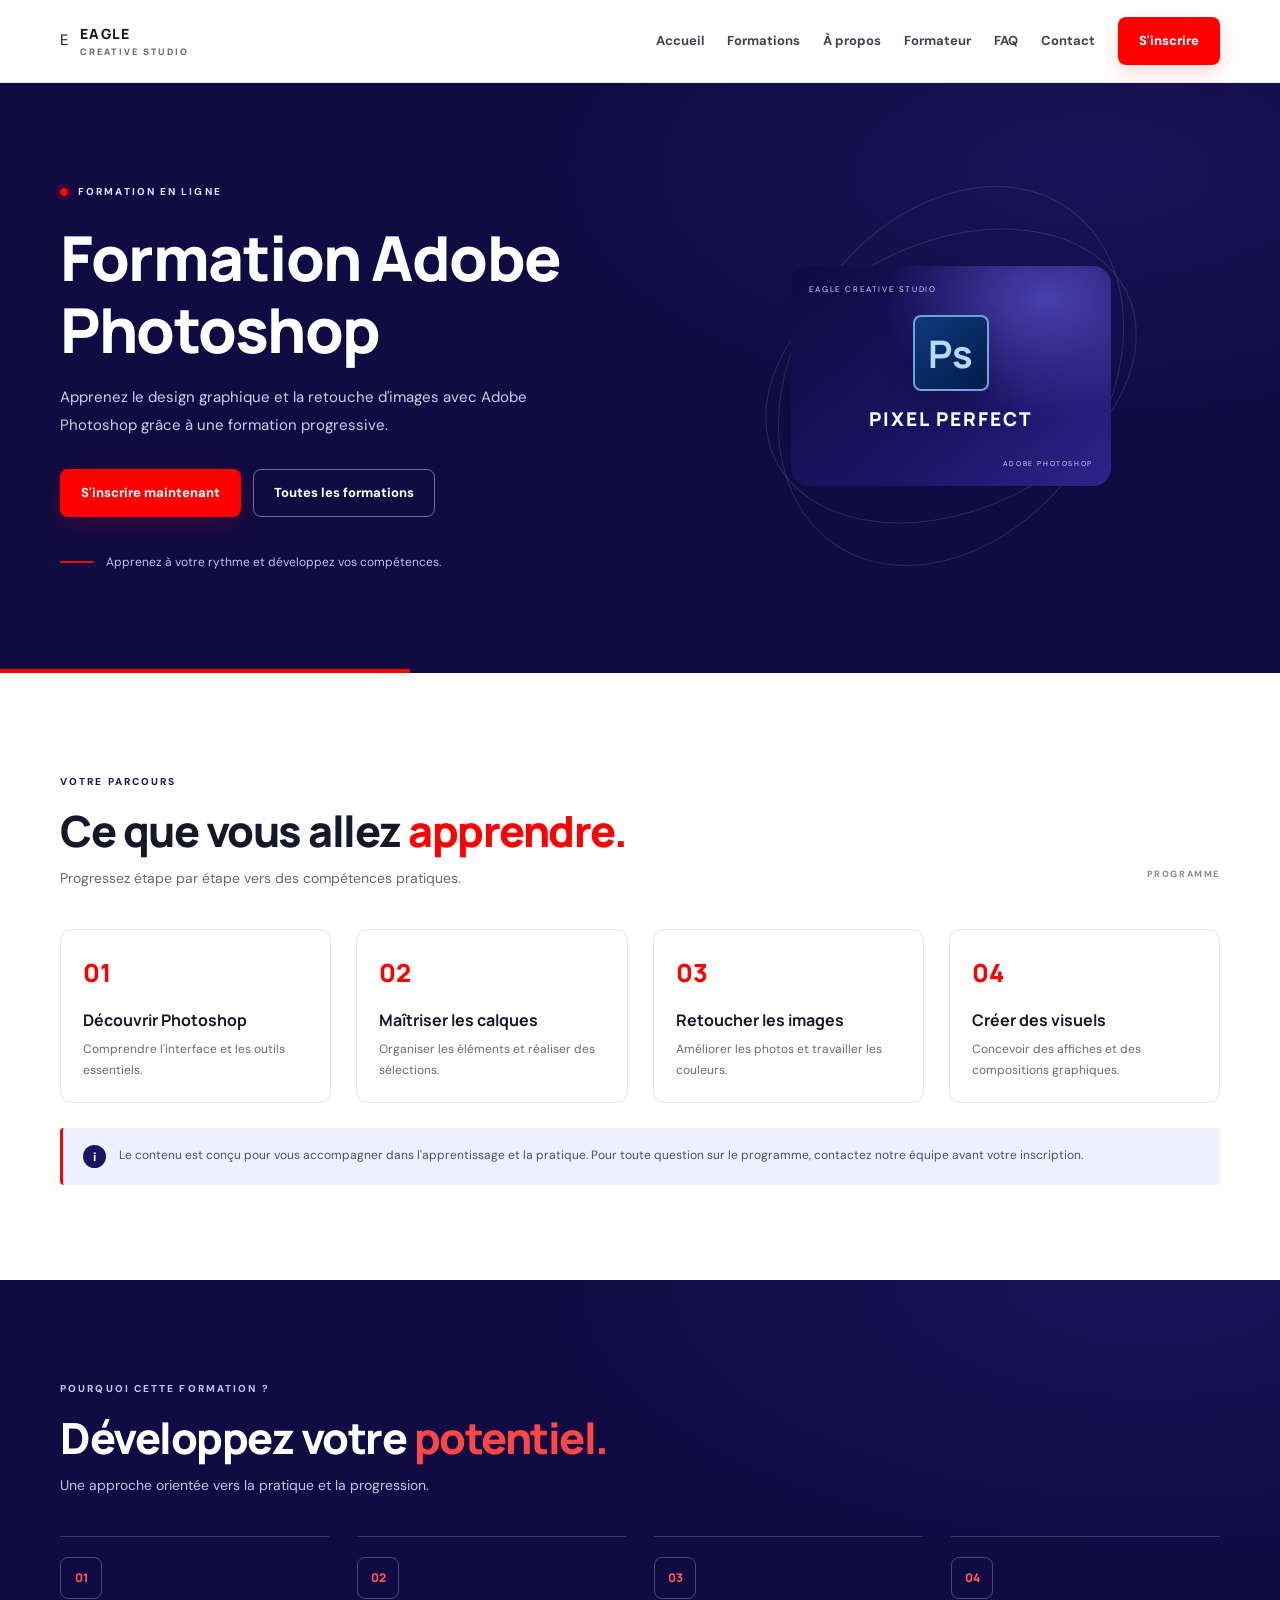
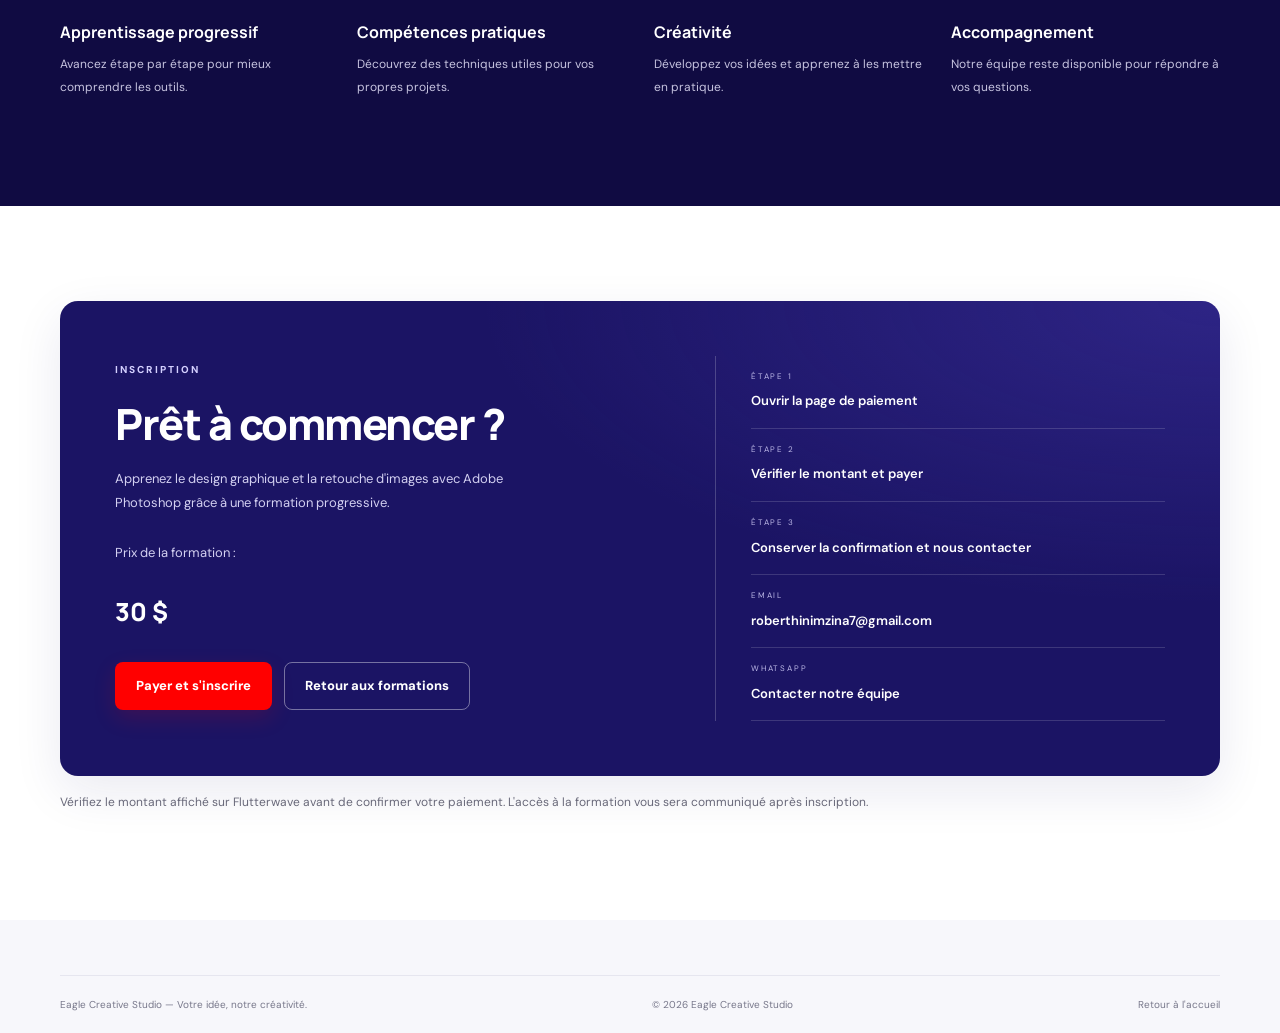
<file: formations/photoshop.html>
<!DOCTYPE html>
<html lang="fr">
<head>
  <meta charset="UTF-8">
  <meta name="viewport" content="width=device-width, initial-scale=1">
  <meta name="description" content="Apprenez le design graphique, la retouche photo et la création visuelle avec notre formation Adobe Photoshop.">
  <meta name="theme-color" content="#1B1464">
  <title>Formation Photoshop en ligne | Eagle Creative Studio</title>
  <link rel="stylesheet" href="../assets/css/style.css">
  <meta property="og:type" content="website">
  <meta property="og:site_name" content="Eagle Creative Studio">
  <meta property="og:title" content="Formation Photoshop en ligne | Eagle Creative Studio">
  <meta property="og:description" content="Apprenez le design graphique, la retouche photo et la création visuelle avec notre formation Adobe Photoshop.">
</head>
<body>

<a class="skip-link" href="#contenu">Aller au contenu</a>

<header class="header">
  <div class="container nav-wrap">
    <a class="brand" href="../index.html#accueil" aria-label="Eagle Creative Studio, accueil">
      <span class="brand-mark">E</span>
      <span class="brand-text">EAGLE<span>CREATIVE STUDIO</span></span>
    </a>

    <button class="menu-toggle" type="button"
      aria-label="Ouvrir le menu" aria-expanded="false"
      aria-controls="formation-nav">
      <span></span><span></span><span></span>
    </button>

    <nav class="nav" id="formation-nav" aria-label="Navigation principale">
      <a href="../index.html#accueil">Accueil</a>
      <a href="../index.html#formations">Formations</a>
      <a href="../index.html#apropos">À propos</a>
      <a href="../index.html#formateur">Formateur</a>
      <a href="../index.html#faq">FAQ</a>
      <a href="../index.html#contact">Contact</a>
      <a class="btn btn-red nav-cta" href="#inscription">S'inscrire</a>
    </nav>
  </div>
</header>

<main id="contenu">
  <section class="hero">
    <div class="hero-grid container">
      <div class="hero-copy">
        <div class="eyebrow">
          <span class="eyebrow-dot"></span>
          FORMATION EN LIGNE
        </div>
        <h1>Formation Adobe Photoshop</h1>
        <p class="hero-description">Apprenez le design graphique et la retouche d'images avec Adobe Photoshop grâce à une formation progressive.</p>
        <div class="hero-actions">
          <a class="btn btn-red" href="#inscription">S'inscrire maintenant</a>
          <a class="btn btn-outline" href="../index.html#formations">Toutes les formations</a>
        </div>
        <div class="hero-note">
          <span class="note-line"></span>
          Apprenez à votre rythme et développez vos compétences.
        </div>
      </div>

      <div class="hero-art">
        <div class="art-orbit orbit-one"></div>
        <div class="art-orbit orbit-two"></div>
        <div class="course-visual photoshop-visual" style="width:100%;max-width:320px;border-radius:18px;">
          <span class="course-number">EAGLE CREATIVE STUDIO</span>
          <div class="software-icon">Ps</div>
          <div class="visual-caption">PIXEL PERFECT</div>
          <span class="visual-corner">ADOBE PHOTOSHOP</span>
        </div>
      </div>
    </div>
    <div class="hero-bottom-line"></div>
  </section>

  <section class="section-pad">
    <div class="container">
      <div class="section-heading">
        <div>
          <span class="eyebrow eyebrow-blue">VOTRE PARCOURS</span>
          <h2>Ce que vous allez <span class="text-red">apprendre.</span></h2>
          <p>Progressez étape par étape vers des compétences pratiques.</p>
        </div>
        <span class="heading-index">PROGRAMME</span>
      </div>

      <div class="steps-grid">
        <article class="step"><span>01</span><h3>Découvrir Photoshop</h3><p>Comprendre l'interface et les outils essentiels.</p></article>
<article class="step"><span>02</span><h3>Maîtriser les calques</h3><p>Organiser les éléments et réaliser des sélections.</p></article>
<article class="step"><span>03</span><h3>Retoucher les images</h3><p>Améliorer les photos et travailler les couleurs.</p></article>
<article class="step"><span>04</span><h3>Créer des visuels</h3><p>Concevoir des affiches et des compositions graphiques.</p></article>
      </div>

      <div class="notice">
        <span>i</span>
        <p>Le contenu est conçu pour vous accompagner dans l'apprentissage et la pratique. Pour toute question sur le programme, contactez notre équipe avant votre inscription.</p>
      </div>
    </div>
  </section>

  <section class="section-pad benefits">
    <div class="container">
      <div class="section-heading light-heading">
        <div>
          <span class="eyebrow">POURQUOI CETTE FORMATION ?</span>
          <h2>Développez votre <span class="red-underline">potentiel.</span></h2>
          <p>Une approche orientée vers la pratique et la progression.</p>
        </div>
      </div>
      <div class="benefit-grid">
        <article class="benefit">
          <div class="benefit-icon">01</div>
          <h3>Apprentissage progressif</h3>
          <p>Avancez étape par étape pour mieux comprendre les outils.</p>
        </article>
        <article class="benefit">
          <div class="benefit-icon">02</div>
          <h3>Compétences pratiques</h3>
          <p>Découvrez des techniques utiles pour vos propres projets.</p>
        </article>
        <article class="benefit">
          <div class="benefit-icon">03</div>
          <h3>Créativité</h3>
          <p>Développez vos idées et apprenez à les mettre en pratique.</p>
        </article>
        <article class="benefit">
          <div class="benefit-icon">04</div>
          <h3>Accompagnement</h3>
          <p>Notre équipe reste disponible pour répondre à vos questions.</p>
        </article>
      </div>
    </div>
  </section>

  <section class="section-pad" id="inscription">
    <div class="container">
      <div class="contact-panel">
        <div class="contact-copy">
          <span class="eyebrow">INSCRIPTION</span>
          <h2>Prêt à commencer <span>?</span></h2>
          <p>Apprenez le design graphique et la retouche d'images avec Adobe Photoshop grâce à une formation progressive.</p>
          <p>Prix de la formation :</p>
          <div class="price" style="color:white">30 $</div>
          <div class="hero-actions">
            <a class="btn btn-red" href="https://flutterwave.com/pay/bqrrefn7inuj" target="_blank" rel="noopener noreferrer">Payer et s'inscrire</a>
            <a class="btn btn-outline" href="../index.html#formations">Retour aux formations</a>
          </div>
        </div>

        <div class="contact-details">
          <div class="contact-item">
            <span>ÉTAPE 1</span>
            <a href="https://flutterwave.com/pay/bqrrefn7inuj" target="_blank" rel="noopener noreferrer">Ouvrir la page de paiement</a>
          </div>
          <div class="contact-item">
            <span>ÉTAPE 2</span>
            <a href="https://flutterwave.com/pay/bqrrefn7inuj" target="_blank" rel="noopener noreferrer">Vérifier le montant et payer</a>
          </div>
          <div class="contact-item">
            <span>ÉTAPE 3</span>
            <a href="mailto:roberthinimzina7@gmail.com">Conserver la confirmation et nous contacter</a>
          </div>
          <div class="contact-item">
            <span>EMAIL</span>
            <a href="mailto:roberthinimzina7@gmail.com">roberthinimzina7@gmail.com</a>
          </div>
          <div class="contact-item">
            <span>WHATSAPP</span>
            <a href="https://wa.me/2347038888649" target="_blank" rel="noopener noreferrer">Contacter notre équipe</a>
          </div>
        </div>
      </div>
      <p style="font-size:12px;color:#686879;margin-top:16px;">
        Vérifiez le montant affiché sur Flutterwave avant de confirmer votre paiement.
        L'accès à la formation vous sera communiqué après inscription.
      </p>
    </div>
  </section>
</main>

<footer class="footer">
  <div class="container">
    <div class="footer-bottom">
      <span>Eagle Creative Studio — Votre idée, notre créativité.</span>
      <span>© 2026 Eagle Creative Studio</span>
      <a href="../index.html">Retour à l'accueil</a>
    </div>
  </div>
</footer>

<script>
(function () {
  const toggle = document.querySelector('.menu-toggle');
  const nav = document.querySelector('#formation-nav');
  if (!toggle || !nav) return;

  toggle.addEventListener('click', function () {
    const isOpen = nav.classList.toggle('open');
    toggle.setAttribute('aria-expanded', String(isOpen));
    toggle.setAttribute('aria-label', isOpen ? 'Fermer le menu' : 'Ouvrir le menu');
  });

  nav.querySelectorAll('a').forEach(function (link) {
    link.addEventListener('click', function () {
      nav.classList.remove('open');
      toggle.setAttribute('aria-expanded', 'false');
      toggle.setAttribute('aria-label', 'Ouvrir le menu');
    });
  });

  document.addEventListener('keydown', function (event) {
    if (event.key === 'Escape') {
      nav.classList.remove('open');
      toggle.setAttribute('aria-expanded', 'false');
      toggle.setAttribute('aria-label', 'Ouvrir le menu');
    }
  });
})();
</script>

</body>
</html>
</file>
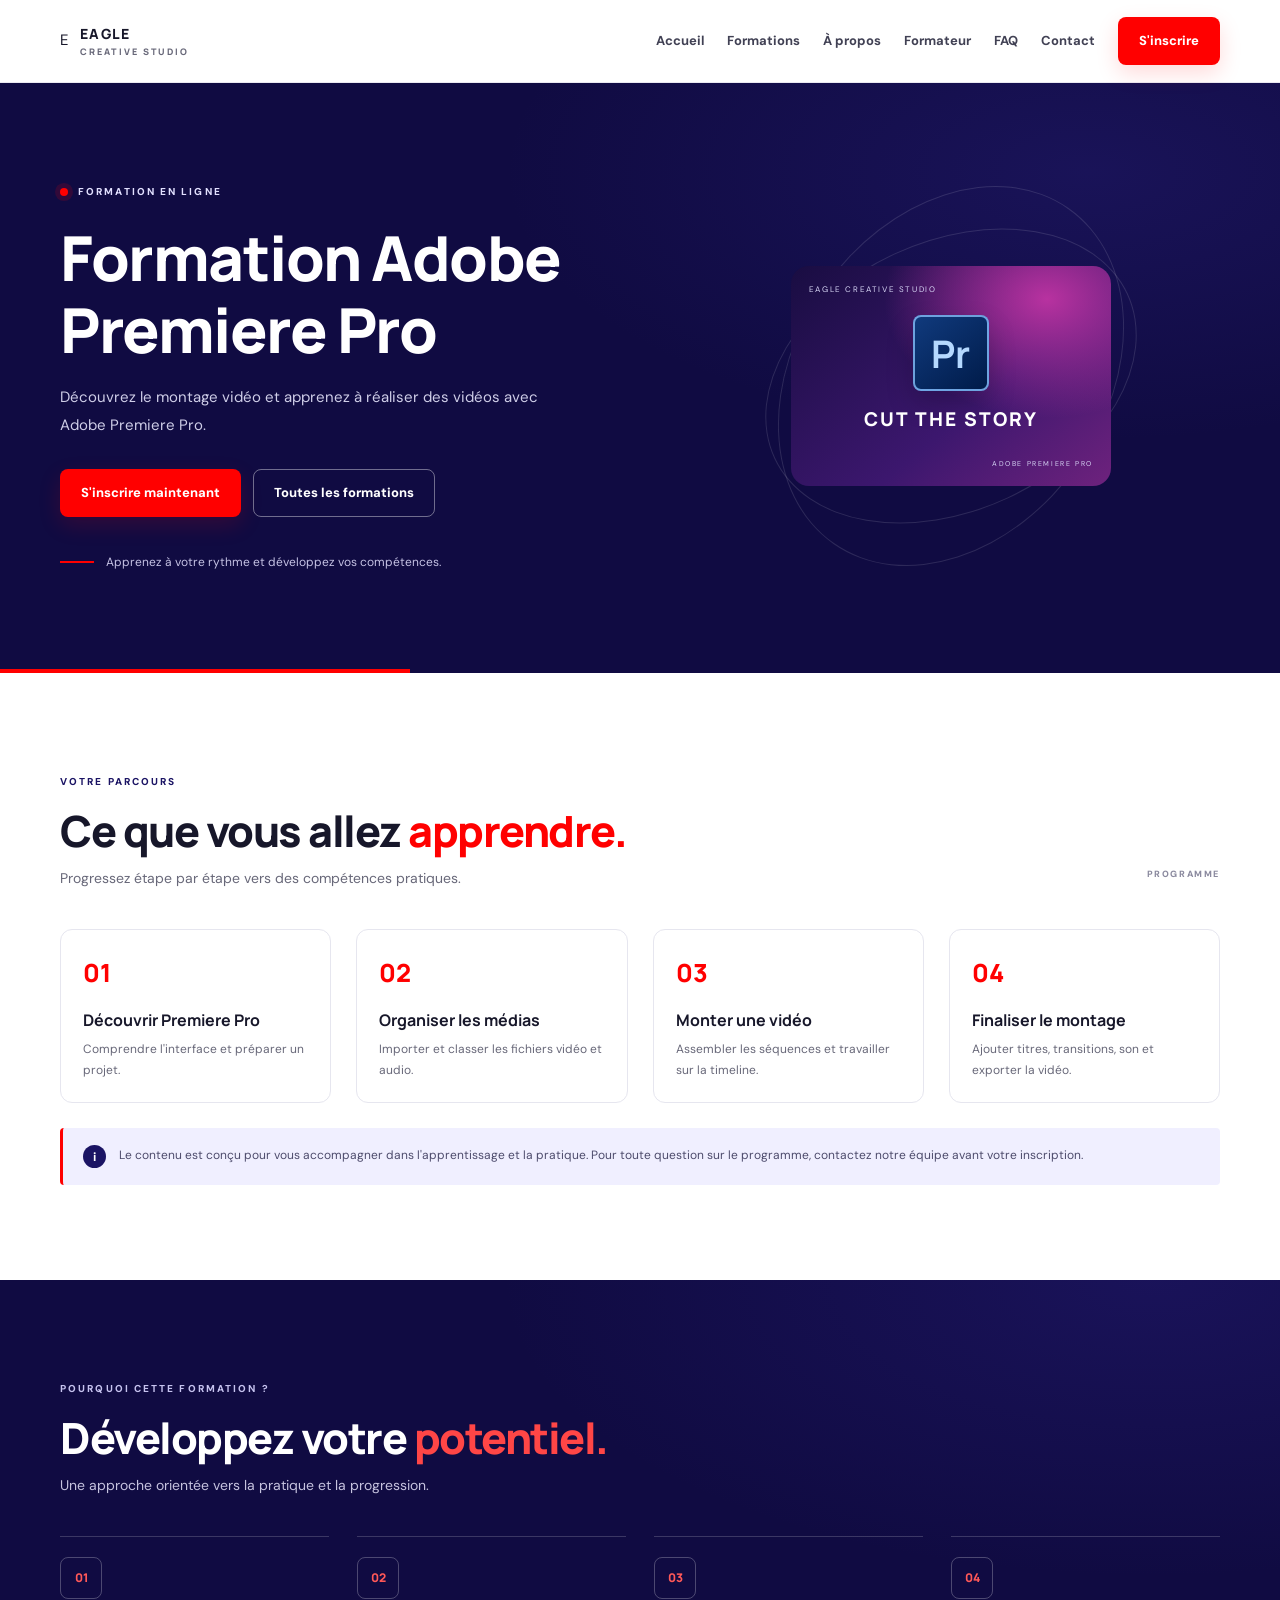
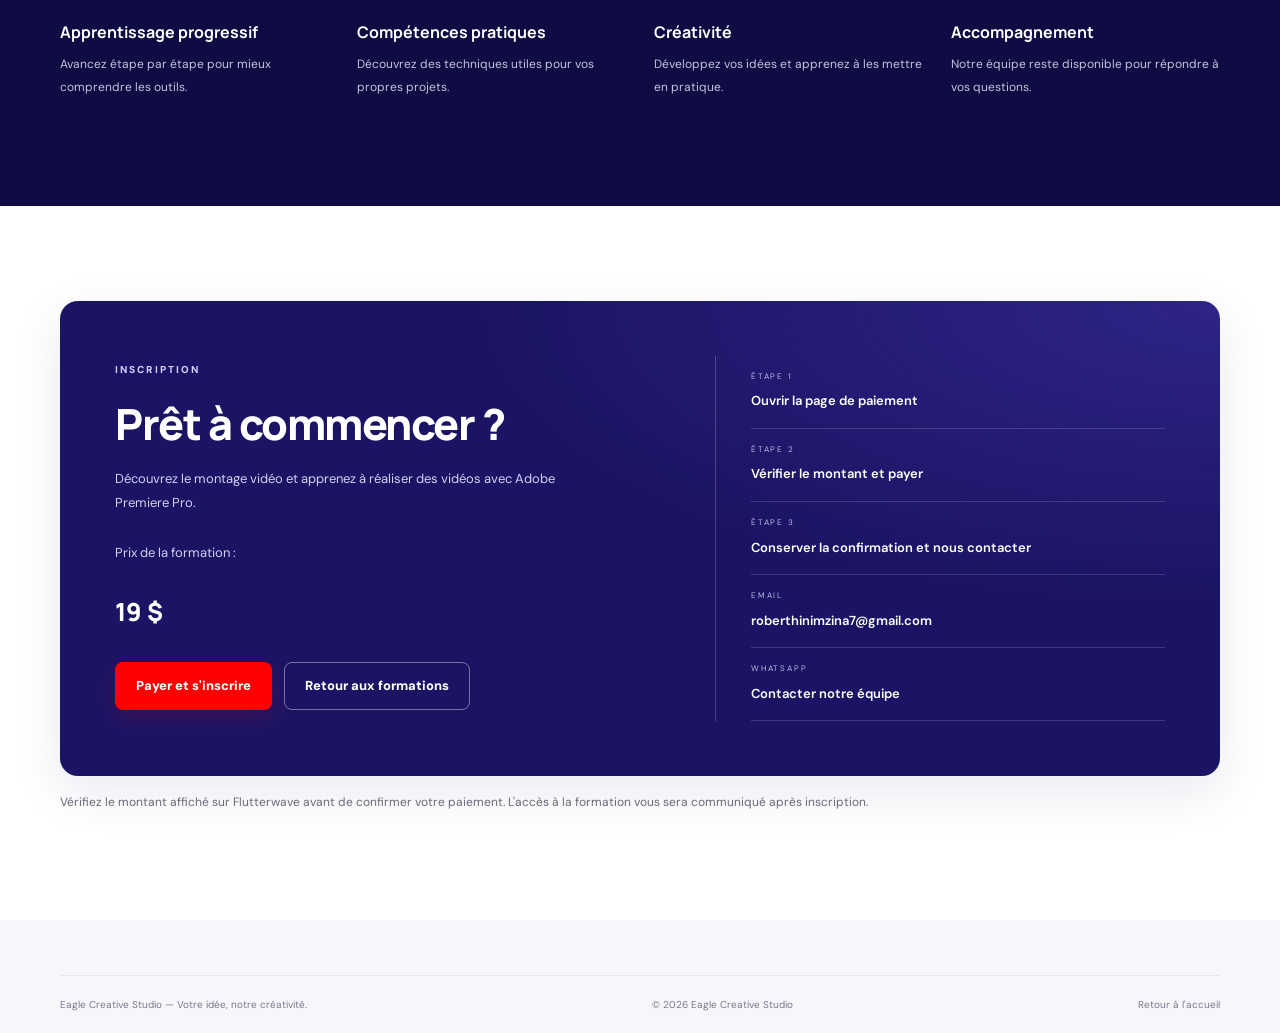
<file: formations/premiere-pro.html>
<!DOCTYPE html>
<html lang="fr">
<head>
  <meta charset="UTF-8">
  <meta name="viewport" content="width=device-width, initial-scale=1">
  <meta name="description" content="Apprenez le montage vidéo avec Adobe Premiere Pro et développez vos compétences pour créer des vidéos de qualité.">
  <meta name="theme-color" content="#1B1464">
  <title>Formation Premiere Pro en ligne | Eagle Creative Studio</title>
  <link rel="stylesheet" href="../assets/css/style.css">
  <meta property="og:type" content="website">
  <meta property="og:site_name" content="Eagle Creative Studio">
  <meta property="og:title" content="Formation Premiere Pro en ligne | Eagle Creative Studio">
  <meta property="og:description" content="Apprenez le montage vidéo avec Adobe Premiere Pro et développez vos compétences pour créer des vidéos de qualité.">
</head>
<body>

<a class="skip-link" href="#contenu">Aller au contenu</a>

<header class="header">
  <div class="container nav-wrap">
    <a class="brand" href="../index.html#accueil" aria-label="Eagle Creative Studio, accueil">
      <span class="brand-mark">E</span>
      <span class="brand-text">EAGLE<span>CREATIVE STUDIO</span></span>
    </a>

    <button class="menu-toggle" type="button"
      aria-label="Ouvrir le menu" aria-expanded="false"
      aria-controls="formation-nav">
      <span></span><span></span><span></span>
    </button>

    <nav class="nav" id="formation-nav" aria-label="Navigation principale">
      <a href="../index.html#accueil">Accueil</a>
      <a href="../index.html#formations">Formations</a>
      <a href="../index.html#apropos">À propos</a>
      <a href="../index.html#formateur">Formateur</a>
      <a href="../index.html#faq">FAQ</a>
      <a href="../index.html#contact">Contact</a>
      <a class="btn btn-red nav-cta" href="#inscription">S'inscrire</a>
    </nav>
  </div>
</header>

<main id="contenu">
  <section class="hero">
    <div class="hero-grid container">
      <div class="hero-copy">
        <div class="eyebrow">
          <span class="eyebrow-dot"></span>
          FORMATION EN LIGNE
        </div>
        <h1>Formation Adobe Premiere Pro</h1>
        <p class="hero-description">Découvrez le montage vidéo et apprenez à réaliser des vidéos avec Adobe Premiere Pro.</p>
        <div class="hero-actions">
          <a class="btn btn-red" href="#inscription">S'inscrire maintenant</a>
          <a class="btn btn-outline" href="../index.html#formations">Toutes les formations</a>
        </div>
        <div class="hero-note">
          <span class="note-line"></span>
          Apprenez à votre rythme et développez vos compétences.
        </div>
      </div>

      <div class="hero-art">
        <div class="art-orbit orbit-one"></div>
        <div class="art-orbit orbit-two"></div>
        <div class="course-visual premiere-visual" style="width:100%;max-width:320px;border-radius:18px;">
          <span class="course-number">EAGLE CREATIVE STUDIO</span>
          <div class="software-icon">Pr</div>
          <div class="visual-caption">CUT THE STORY</div>
          <span class="visual-corner">ADOBE PREMIERE PRO</span>
        </div>
      </div>
    </div>
    <div class="hero-bottom-line"></div>
  </section>

  <section class="section-pad">
    <div class="container">
      <div class="section-heading">
        <div>
          <span class="eyebrow eyebrow-blue">VOTRE PARCOURS</span>
          <h2>Ce que vous allez <span class="text-red">apprendre.</span></h2>
          <p>Progressez étape par étape vers des compétences pratiques.</p>
        </div>
        <span class="heading-index">PROGRAMME</span>
      </div>

      <div class="steps-grid">
        <article class="step"><span>01</span><h3>Découvrir Premiere Pro</h3><p>Comprendre l'interface et préparer un projet.</p></article>
<article class="step"><span>02</span><h3>Organiser les médias</h3><p>Importer et classer les fichiers vidéo et audio.</p></article>
<article class="step"><span>03</span><h3>Monter une vidéo</h3><p>Assembler les séquences et travailler sur la timeline.</p></article>
<article class="step"><span>04</span><h3>Finaliser le montage</h3><p>Ajouter titres, transitions, son et exporter la vidéo.</p></article>
      </div>

      <div class="notice">
        <span>i</span>
        <p>Le contenu est conçu pour vous accompagner dans l'apprentissage et la pratique. Pour toute question sur le programme, contactez notre équipe avant votre inscription.</p>
      </div>
    </div>
  </section>

  <section class="section-pad benefits">
    <div class="container">
      <div class="section-heading light-heading">
        <div>
          <span class="eyebrow">POURQUOI CETTE FORMATION ?</span>
          <h2>Développez votre <span class="red-underline">potentiel.</span></h2>
          <p>Une approche orientée vers la pratique et la progression.</p>
        </div>
      </div>
      <div class="benefit-grid">
        <article class="benefit">
          <div class="benefit-icon">01</div>
          <h3>Apprentissage progressif</h3>
          <p>Avancez étape par étape pour mieux comprendre les outils.</p>
        </article>
        <article class="benefit">
          <div class="benefit-icon">02</div>
          <h3>Compétences pratiques</h3>
          <p>Découvrez des techniques utiles pour vos propres projets.</p>
        </article>
        <article class="benefit">
          <div class="benefit-icon">03</div>
          <h3>Créativité</h3>
          <p>Développez vos idées et apprenez à les mettre en pratique.</p>
        </article>
        <article class="benefit">
          <div class="benefit-icon">04</div>
          <h3>Accompagnement</h3>
          <p>Notre équipe reste disponible pour répondre à vos questions.</p>
        </article>
      </div>
    </div>
  </section>

  <section class="section-pad" id="inscription">
    <div class="container">
      <div class="contact-panel">
        <div class="contact-copy">
          <span class="eyebrow">INSCRIPTION</span>
          <h2>Prêt à commencer <span>?</span></h2>
          <p>Découvrez le montage vidéo et apprenez à réaliser des vidéos avec Adobe Premiere Pro.</p>
          <p>Prix de la formation :</p>
          <div class="price" style="color:white">19 $</div>
          <div class="hero-actions">
            <a class="btn btn-red" href="https://flutterwave.com/pay/t0qjc91bkfk7" target="_blank" rel="noopener noreferrer">Payer et s'inscrire</a>
            <a class="btn btn-outline" href="../index.html#formations">Retour aux formations</a>
          </div>
        </div>

        <div class="contact-details">
          <div class="contact-item">
            <span>ÉTAPE 1</span>
            <a href="https://flutterwave.com/pay/t0qjc91bkfk7" target="_blank" rel="noopener noreferrer">Ouvrir la page de paiement</a>
          </div>
          <div class="contact-item">
            <span>ÉTAPE 2</span>
            <a href="https://flutterwave.com/pay/t0qjc91bkfk7" target="_blank" rel="noopener noreferrer">Vérifier le montant et payer</a>
          </div>
          <div class="contact-item">
            <span>ÉTAPE 3</span>
            <a href="mailto:roberthinimzina7@gmail.com">Conserver la confirmation et nous contacter</a>
          </div>
          <div class="contact-item">
            <span>EMAIL</span>
            <a href="mailto:roberthinimzina7@gmail.com">roberthinimzina7@gmail.com</a>
          </div>
          <div class="contact-item">
            <span>WHATSAPP</span>
            <a href="https://wa.me/2347038888649" target="_blank" rel="noopener noreferrer">Contacter notre équipe</a>
          </div>
        </div>
      </div>
      <p style="font-size:12px;color:#686879;margin-top:16px;">
        Vérifiez le montant affiché sur Flutterwave avant de confirmer votre paiement.
        L'accès à la formation vous sera communiqué après inscription.
      </p>
    </div>
  </section>
</main>

<footer class="footer">
  <div class="container">
    <div class="footer-bottom">
      <span>Eagle Creative Studio — Votre idée, notre créativité.</span>
      <span>© 2026 Eagle Creative Studio</span>
      <a href="../index.html">Retour à l'accueil</a>
    </div>
  </div>
</footer>

<script>
(function () {
  const toggle = document.querySelector('.menu-toggle');
  const nav = document.querySelector('#formation-nav');
  if (!toggle || !nav) return;

  toggle.addEventListener('click', function () {
    const isOpen = nav.classList.toggle('open');
    toggle.setAttribute('aria-expanded', String(isOpen));
    toggle.setAttribute('aria-label', isOpen ? 'Fermer le menu' : 'Ouvrir le menu');
  });

  nav.querySelectorAll('a').forEach(function (link) {
    link.addEventListener('click', function () {
      nav.classList.remove('open');
      toggle.setAttribute('aria-expanded', 'false');
      toggle.setAttribute('aria-label', 'Ouvrir le menu');
    });
  });

  document.addEventListener('keydown', function (event) {
    if (event.key === 'Escape') {
      nav.classList.remove('open');
      toggle.setAttribute('aria-expanded', 'false');
      toggle.setAttribute('aria-label', 'Ouvrir le menu');
    }
  });
})();
</script>

</body>
</html>
</file>
<file: assets/css/style.css>
﻿@import url('https://fonts.googleapis.com/css2?family=DM+Sans:wght@400;500;600;700&family=Manrope:wght@400;500;600;700;800&display=swap');

:root {
  --blue: #1B1464;
  --blue-dark: #100b42;
  --blue-light: #eeeefe;
  --red: #FF0000;
  --white: #FFFFFF;
  --ink: #17172a;
  --muted: #686879;
  --light: #f5f6fb;
  --line: #e6e6ef;
  --radius: 18px;
  --shadow: 0 16px 50px rgba(27, 20, 100, .09);
  --shadow-strong: 0 22px 60px rgba(16, 11, 66, .16);
  --container: 1160px;
}

* {
  box-sizing: border-box;
}

html {
  scroll-behavior: smooth;
  scroll-padding-top: 100px;
}

body {
  margin: 0;
  color: var(--ink);
  background: var(--white);
  font-family: 'DM Sans', sans-serif;
  font-size: 15px;
  line-height: 1.7;
  -webkit-font-smoothing: antialiased;
}

body,
button,
input,
textarea,
select {
  font-family: 'DM Sans', sans-serif;
}

a {
  color: inherit;
  text-decoration: none;
}

button,
a {
  -webkit-tap-highlight-color: transparent;
}

button {
  font: inherit;
}

img {
  display: block;
  max-width: 100%;
}

p {
  margin-top: 0;
}

h1,
h2,
h3,
h4 {
  font-family: 'Manrope', sans-serif;
}

::selection {
  color: white;
  background: var(--blue);
}

:focus-visible {
  outline: 3px solid #ff6b6b;
  outline-offset: 4px;
}

.container {
  width: min(var(--container), calc(100% - 48px));
  margin-inline: auto;
}

.skip-link {
  position: fixed;
  z-index: 2000;
  top: 12px;
  left: 12px;
  padding: 12px 18px;
  transform: translateY(-160%);
  color: white;
  background: var(--blue);
  border-radius: 8px;
}

.skip-link:focus {
  transform: translateY(0);
}

/* =========================
   HEADER ET NAVIGATION
========================= */

.header {
  position: sticky;
  z-index: 1000;
  top: 0;
  background: rgba(255, 255, 255, .97);
  backdrop-filter: blur(14px);
  border-bottom: 1px solid rgba(27, 20, 100, .09);
}

.nav-wrap {
  position: relative;
  min-height: 82px;
  display: flex;
  align-items: center;
  justify-content: space-between;
  gap: 25px;
}

.brand {
  display: inline-flex;
  align-items: center;
  gap: 12px;
  flex-shrink: 0;
}

.brand-logo {
  width: 48px;
  height: 48px;
  flex-shrink: 0;
  object-fit: contain;
  border-radius: 8px;
}

.brand-text {
  display: block;
  color: var(--ink);
  font-family: 'Manrope', sans-serif;
  font-size: 14px;
  font-weight: 800;
  letter-spacing: 1.3px;
  line-height: 1.3;
}

.brand-text span {
  display: block;
  margin-top: 3px;
  color: var(--muted);
  font-size: 9px;
  letter-spacing: 2.1px;
}

.nav {
  display: flex;
  align-items: center;
  gap: 23px;
}

.nav > a:not(.btn) {
  position: relative;
  padding: 8px 0;
  color: #414154;
  font-size: 13px;
  font-weight: 700;
  transition: color .2s ease;
}

.nav > a:not(.btn)::after {
  position: absolute;
  right: 0;
  bottom: 0;
  left: 0;
  height: 2px;
  content: '';
  background: var(--red);
  transform: scaleX(0);
  transform-origin: left;
  transition: transform .2s ease;
}

.nav > a:not(.btn):hover {
  color: var(--red);
}

.nav > a:not(.btn):hover::after {
  transform: scaleX(1);
}

/* Bouton hamburger : visible sur tablette et mobile */

.menu-toggle {
  width: 46px;
  height: 46px;
  display: none;
  flex-shrink: 0;
  align-items: center;
  justify-content: center;
  flex-direction: column;
  gap: 5px;
  padding: 10px;
  color: var(--blue);
  background: white;
  border: 1px solid var(--line);
  border-radius: 10px;
  cursor: pointer;
  transition: background .2s ease, border-color .2s ease;
}

.menu-toggle:hover {
  background: var(--blue-light);
  border-color: rgba(27, 20, 100, .25);
}

.menu-toggle span {
  width: 22px;
  height: 2px;
  display: block;
  background: var(--blue);
  border-radius: 5px;
  transition: transform .25s ease, opacity .2s ease;
}

.menu-toggle[aria-expanded="true"] span:first-child {
  transform: translateY(7px) rotate(45deg);
}

.menu-toggle[aria-expanded="true"] span:nth-child(2) {
  opacity: 0;
}

.menu-toggle[aria-expanded="true"] span:last-child {
  transform: translateY(-7px) rotate(-45deg);
}

/* =========================
   BOUTONS
========================= */

.btn {
  min-height: 48px;
  display: inline-flex;
  justify-content: center;
  align-items: center;
  gap: 10px;
  padding: 12px 20px;
  border: 1px solid transparent;
  border-radius: 8px;
  font-size: 13px;
  font-weight: 800;
  line-height: 1.4;
  text-align: center;
  cursor: pointer;
  transition:
    transform .2s ease,
    background .2s ease,
    box-shadow .2s ease;
}

.btn:hover {
  transform: translateY(-2px);
}

.btn-red {
  color: white;
  background: var(--red);
  box-shadow: 0 8px 22px rgba(255, 0, 0, .15);
}

.btn-red:hover {
  background: #d90000;
  box-shadow: 0 12px 28px rgba(255, 0, 0, .22);
}

.btn-blue {
  color: white;
  background: var(--blue);
}

.btn-blue:hover {
  background: #29208a;
}

.btn-outline {
  color: white;
  border-color: rgba(255, 255, 255, .4);
  background: transparent;
}

.btn-outline:hover {
  background: rgba(255, 255, 255, .09);
}

.btn-white {
  color: var(--blue);
  background: white;
}

.btn-white:hover {
  background: #f0efff;
}

.btn-full {
  width: 100%;
}

.nav-cta {
  white-space: nowrap;
}

/* =========================
   ACCUEIL / HERO
========================= */

.hero {
  position: relative;
  overflow: hidden;
  color: white;
  background:
    radial-gradient(ellipse at 85% 15%, rgba(63, 51, 177, .2), transparent 38%),
    var(--blue-dark);
}

.hero-grid {
  min-height: 590px;
  display: grid;
  grid-template-columns: 1.04fr .96fr;
  align-items: center;
  gap: 38px;
  padding-top: 65px;
  padding-bottom: 70px;
}

.hero-copy {
  position: relative;
  z-index: 2;
}

.eyebrow {
  display: inline-flex;
  align-items: center;
  gap: 10px;
  color: #e2e0ff;
  font-size: 10px;
  font-weight: 800;
  letter-spacing: 2.1px;
  line-height: 1.7;
}

.eyebrow-dot {
  width: 8px;
  height: 8px;
  flex-shrink: 0;
  background: var(--red);
  border-radius: 50%;
  box-shadow: 0 0 0 5px rgba(255, 0, 0, .14);
}

.hero h1,
h2 {
  margin: 18px 0;
  font-family: 'Manrope', sans-serif;
  font-weight: 800;
  line-height: 1.15;
  letter-spacing: -1.5px;
}

.hero h1 {
  max-width: 650px;
  font-size: clamp(38px, 5vw, 62px);
}

.hero h1 span,
.contact h2 span {
  color: #ff4545;
}

.hero-description {
  max-width: 525px;
  color: #cfcee8;
  font-size: 15px;
  line-height: 1.9;
}

.hero-actions {
  display: flex;
  flex-wrap: wrap;
  gap: 12px;
  margin-top: 29px;
}

.hero-note {
  display: flex;
  align-items: center;
  gap: 12px;
  margin-top: 35px;
  color: #c5c2e4;
  font-size: 12px;
}

.note-line {
  width: 34px;
  height: 2px;
  background: var(--red);
}

.hero-glow {
  position: absolute;
  border-radius: 50%;
  pointer-events: none;
}

.glow-one {
  top: -240px;
  right: -150px;
  width: 460px;
  height: 460px;
  background: rgba(66, 50, 202, .2);
  filter: blur(2px);
}

.glow-two {
  bottom: -280px;
  left: 28%;
  width: 320px;
  height: 320px;
  background: rgba(255, 0, 0, .12);
  filter: blur(2px);
}

.hero-bottom-line {
  position: absolute;
  bottom: 0;
  left: 0;
  width: 32%;
  height: 4px;
  background: var(--red);
}

/* Illustration de l'accueil */

.hero-art {
  position: relative;
  height: 440px;
  display: grid;
  place-items: center;
}

.art-orbit {
  position: absolute;
  border: 1px solid rgba(255, 255, 255, .12);
  border-radius: 50%;
  transform: rotate(-25deg);
}

.orbit-one {
  width: 390px;
  height: 270px;
}

.orbit-two {
  width: 310px;
  height: 410px;
  transform: rotate(35deg);
}

.art-card {
  position: absolute;
  width: 265px;
  height: 315px;
  border-radius: 12px;
  box-shadow: 0 30px 80px rgba(0, 0, 0, .3);
}

.art-card-back {
  padding: 25px;
  color: var(--blue);
  background: #f0efff;
  transform: translate(48px, -18px) rotate(9deg);
}

.art-label {
  font-size: 9px;
  font-weight: 800;
  letter-spacing: 2px;
}

.art-shapes {
  height: 155px;
  display: flex;
  align-items: center;
  justify-content: center;
  gap: 8px;
}

.art-shapes i {
  width: 53px;
  height: 92px;
  display: block;
  background: var(--blue);
  border-radius: 28px 28px 5px 5px;
  transform: rotate(20deg);
}

.art-shapes i:nth-child(2) {
  height: 125px;
  background: var(--red);
  transform: rotate(-10deg);
}

.art-shapes i:nth-child(3) {
  height: 72px;
  background: #aaa4ec;
  transform: rotate(18deg);
}

.art-lines i {
  width: 80%;
  height: 5px;
  display: block;
  margin: 8px 0;
  background: #d2d0eb;
  border-radius: 10px;
}

.art-lines i:nth-child(2) {
  width: 58%;
}

.art-card-front {
  overflow: hidden;
  padding: 0 20px 20px;
  color: white;
  background: linear-gradient(150deg, #29208a, var(--blue-dark));
  border: 1px solid rgba(255, 255, 255, .22);
  transform: translate(-25px, 12px) rotate(-6deg);
}

.art-window {
  height: 35px;
  display: flex;
  align-items: center;
  gap: 5px;
  margin: 0 -20px;
  padding: 0 14px;
  background: rgba(0, 0, 0, .22);
}

.art-window span {
  width: 6px;
  height: 6px;
  background: #ff5555;
  border-radius: 50%;
}

.art-window span:nth-child(2) {
  background: #f6c454;
}

.art-window span:nth-child(3) {
  background: #6ee3a4;
}

.art-window small {
  margin-left: auto;
  color: #c5c2ed;
  font-size: 7px;
  letter-spacing: 1.5px;
}

.art-monogram {
  height: 185px;
  display: grid;
  place-items: center;
  font-family: 'Manrope', sans-serif;
  font-size: 130px;
  font-weight: 800;
}

.art-monogram span {
  color: var(--red);
}

.art-card-front > p {
  font-size: 8px;
  letter-spacing: 2px;
  text-align: center;
}

.art-bottom {
  display: flex;
  justify-content: space-between;
  gap: 5px;
  padding-top: 14px;
  border-top: 1px solid rgba(255, 255, 255, .2);
  color: #c5c2ed;
  font-size: 7px;
  letter-spacing: 1px;
}

.floating-tag {
  position: absolute;
  z-index: 3;
  padding: 10px 13px;
  color: var(--blue);
  background: white;
  border-radius: 6px;
  box-shadow: 0 10px 35px rgba(0, 0, 0, .2);
  font-size: 9px;
  font-weight: 800;
  letter-spacing: 1px;
}

.tag-top {
  top: 55px;
  right: 7px;
  transform: rotate(5deg);
}

.tag-top b {
  color: var(--red);
}

.tag-bottom {
  bottom: 52px;
  left: 0;
  display: flex;
  align-items: center;
  gap: 9px;
  transform: rotate(-4deg);
}

.play-icon {
  width: 22px;
  height: 22px;
  display: grid;
  place-items: center;
  color: white;
  background: var(--red);
  border-radius: 50%;
  font-size: 9px;
}

.hero-cross {
  position: absolute;
  color: #ff4040;
  font-size: 29px;
}

.cross-one {
  top: 45px;
  left: 40px;
}

.cross-two {
  right: 10px;
  bottom: 45px;
}

/* =========================
   SECTIONS GÉNÉRALES
========================= */

.section-pad {
  padding: 95px 0;
}

.intro-grid {
  display: grid;
  grid-template-columns: 1fr 1fr;
  align-items: center;
  gap: 65px;
}

.eyebrow-blue {
  color: var(--blue);
}

h2 {
  font-size: clamp(30px, 4vw, 43px);
}

.text-red {
  color: var(--red);
}

.intro-copy p,
.section-heading p,
.faq-heading > p {
  color: var(--muted);
  font-size: 14px;
}

.text-link {
  display: inline-flex;
  align-items: center;
  gap: 10px;
  margin-top: 13px;
  color: var(--blue);
  font-size: 13px;
  font-weight: 800;
}

.text-link span {
  color: var(--red);
}

.text-link:hover {
  color: var(--red);
}

/* =========================
   CARTES DE FORMATION
========================= */

.courses {
  background: var(--light);
}

.section-heading {
  display: flex;
  justify-content: space-between;
  align-items: end;
  gap: 30px;
  margin-bottom: 38px;
}

.section-heading h2 {
  margin: 12px 0;
}

.section-heading p {
  margin: 0;
}

.heading-index {
  padding-bottom: 8px;
  color: #8a899e;
  font-size: 9px;
  font-weight: 800;
  letter-spacing: 1.6px;
  white-space: nowrap;
}

.course-grid {
  display: grid;
  grid-template-columns: repeat(3, minmax(0, 1fr));
  align-items: stretch;
  gap: 22px;
}

.course-card {
  overflow: hidden;
  display: flex;
  flex-direction: column;
  background: white;
  border: 1px solid #ececf4;
  border-radius: var(--radius);
  transition: transform .25s ease, box-shadow .25s ease;
}

.course-card:hover {
  transform: translateY(-5px);
  box-shadow: var(--shadow);
}

.course-visual {
  position: relative;
  min-height: 220px;
  overflow: hidden;
  display: flex;
  align-items: center;
  justify-content: center;
  flex-direction: column;
  gap: 12px;
  color: white;
}

.photoshop-visual {
  background:
    radial-gradient(ellipse at 80% 15%, #4840ad 0, transparent 45%),
    linear-gradient(140deg, #100b42, #1B1464 60%, #30238d);
}

.premiere-visual {
  background:
    radial-gradient(ellipse at 80% 15%, #b832a0 0, transparent 45%),
    linear-gradient(140deg, #190d42, #3c176e 60%, #6e227d);
}

.pack-visual {
  background:
    radial-gradient(ellipse at 80% 15%, #ec3e3e 0, transparent 45%),
    linear-gradient(140deg, #100b42, #1B1464 65%, #7d182a);
}

.course-number,
.visual-corner {
  position: absolute;
  top: 17px;
  color: #d7d5f5;
  font-size: 8px;
  letter-spacing: 1.6px;
}

.course-number {
  left: 18px;
}

.visual-corner {
  top: auto;
  right: 18px;
  bottom: 16px;
  font-size: 7px;
}

.software-icon {
  width: 76px;
  height: 76px;
  display: grid;
  place-items: center;
  color: #b5d9ff;
  background: linear-gradient(140deg, #103a7d, #001b49);
  border: 2px solid rgba(135, 194, 255, .8);
  border-radius: 8px;
  box-shadow: 0 12px 28px rgba(0, 0, 0, .2);
  font-family: 'Manrope', sans-serif;
  font-size: 38px;
  font-weight: 700;
}

.pr-icon {
  color: #f0c5ff;
  background: linear-gradient(140deg, #6e217d, #260e58);
  border-color: #e2a3f2;
}

.visual-caption {
  font-family: 'Manrope', sans-serif;
  font-size: 19px;
  font-weight: 800;
  letter-spacing: 2px;
}

.visual-caption span {
  color: #ff5353;
}

.pack-icons {
  display: flex;
  align-items: center;
  gap: 12px;
}

.pack-icons .software-icon {
  width: 64px;
  height: 64px;
  font-size: 30px;
}

.pack-plus {
  font-size: 28px;
  font-weight: 300;
}

.course-body {
  flex: 1;
  display: flex;
  flex-direction: column;
  padding: 24px 22px 22px;
}

.course-category {
  color: var(--red);
  font-size: 9px;
  font-weight: 800;
  letter-spacing: 1.5px;
}

.course-body h3 {
  margin: 7px 0;
  font-family: 'Manrope', sans-serif;
  font-size: 20px;
  letter-spacing: -.4px;
}

.course-body > p {
  flex: 1;
  min-height: 68px;
  color: var(--muted);
  font-size: 12px;
  line-height: 1.8;
}

.course-meta {
  display: flex;
  align-items: center;
  justify-content: space-between;
  gap: 8px;
  padding: 17px 0;
  margin-top: 8px;
  color: var(--muted);
  border-top: 1px solid var(--line);
  font-size: 10px;
}

.price {
  color: var(--blue);
  font-family: 'Manrope', sans-serif;
  font-size: 25px;
  font-weight: 800;
  white-space: nowrap;
}

.price small {
  font-family: 'DM Sans', sans-serif;
  font-size: 9px;
}

.course-body .btn {
  margin-top: auto;
}

/* =========================
   AVANTAGES
========================= */

.benefits {
  color: white;
  background:
    radial-gradient(ellipse at 90% 0%, rgba(64, 49, 183, .2), transparent 40%),
    var(--blue-dark);
}

.light-heading .eyebrow {
  color: #c6c3ef;
}

.light-heading h2 {
  color: white;
}

.light-heading p {
  color: #c6c3df;
}

.red-underline {
  color: #ff4646;
}

.benefit-grid {
  display: grid;
  grid-template-columns: repeat(4, minmax(0, 1fr));
  gap: 28px;
}

.benefit {
  padding-top: 20px;
  border-top: 1px solid rgba(255, 255, 255, .18);
}

.benefit-icon {
  width: 42px;
  height: 42px;
  display: grid;
  place-items: center;
  color: #ff5858;
  border: 1px solid rgba(255, 255, 255, .25);
  border-radius: 8px;
  font-family: 'Manrope', sans-serif;
  font-size: 12px;
  font-weight: 800;
}

.benefit h3 {
  margin: 20px 0 7px;
  font-family: 'Manrope', sans-serif;
  font-size: 16px;
}

.benefit p {
  color: #c6c3df;
  font-size: 12px;
  line-height: 1.9;
}

/* =========================
   ÉTAPES D'INSCRIPTION
========================= */

.steps-grid {
  display: grid;
  grid-template-columns: repeat(4, minmax(0, 1fr));
  gap: 25px;
}

.step {
  padding: 22px;
  background: white;
  border: 1px solid var(--line);
  border-radius: 12px;
  transition: border-color .2s ease, transform .2s ease;
}

.step:hover {
  transform: translateY(-3px);
  border-color: rgba(27, 20, 100, .3);
}

.step > span {
  color: var(--red);
  font-family: 'Manrope', sans-serif;
  font-size: 25px;
  font-weight: 800;
}

.step h3 {
  margin: 13px 0 5px;
  font-size: 16px;
}

.step p {
  margin-bottom: 0;
  color: var(--muted);
  font-size: 12px;
}

.notice {
  display: flex;
  align-items: flex-start;
  gap: 13px;
  margin-top: 25px;
  padding: 17px 20px;
  background: #f0efff;
  border-left: 3px solid var(--red);
  border-radius: 4px;
}

.notice > span {
  width: 23px;
  height: 23px;
  flex-shrink: 0;
  display: grid;
  place-items: center;
  color: white;
  background: var(--blue);
  border-radius: 50%;
  font-size: 12px;
  font-weight: 800;
}

.notice p {
  margin: 0;
  color: #4d4b6c;
  font-size: 12px;
}

/* =========================
   FORMATEUR ET BIOGRAPHIE
========================= */

.trainer {
  background: #f7f7fb;
}

.trainer > .container > .section-heading {
  margin-bottom: 45px;
}

.trainer-grid {
  display: grid;
  grid-template-columns: minmax(280px, .78fr) minmax(0, 1.22fr);
  align-items: start;
  gap: 55px;
}

.trainer-art {
  position: sticky;
  top: 115px;
  min-height: 420px;
  overflow: hidden;
  display: flex;
  align-items: flex-end;
  justify-content: center;
  background: var(--blue);
  border-radius: 18px;
  box-shadow: var(--shadow);
}

.trainer-art::before {
  position: absolute;
  top: -60px;
  left: -70px;
  width: 300px;
  height: 300px;
  content: '';
  border: 1px solid rgba(255, 255, 255, .2);
  border-radius: 50%;
}

.trainer-art::after {
  position: absolute;
  top: 30px;
  right: -95px;
  width: 260px;
  height: 260px;
  content: '';
  border: 1px solid rgba(255, 255, 255, .16);
  border-radius: 50%;
}

.trainer-photo {
  position: relative;
  z-index: 1;
  width: 100%;
  height: 100%;
  min-height: 420px;
  max-height: 650px;
  object-fit: cover;
  object-position: center top;
}

.trainer-frame-label {
  position: absolute;
  z-index: 2;
  right: 0;
  bottom: 0;
  left: 0;
  padding: 15px 12px;
  color: white;
  background: linear-gradient(transparent, rgba(16, 11, 66, .9));
  font-size: 9px;
  font-weight: 800;
  letter-spacing: 2px;
  text-align: center;
}

.trainer-copy {
  min-width: 0;
}

.trainer-copy > h2 {
  margin: 12px 0;
  font-size: clamp(29px, 3.4vw, 40px);
  overflow-wrap: anywhere;
}

.trainer-role {
  margin: 0 0 22px;
  padding: 13px 16px;
  color: var(--blue);
  background: #eeedff;
  border-left: 3px solid var(--red);
  border-radius: 0 8px 8px 0;
  font-size: 12px;
  font-weight: 700;
  line-height: 1.8;
}

.trainer-copy > p:not(.trainer-role) {
  color: var(--muted);
  font-size: 14px;
  line-height: 1.9;
}

.trainer-section {
  padding-top: 26px;
  margin-top: 27px;
  border-top: 1px solid #e1e1ec;
}

.trainer-section > h3 {
  position: relative;
  margin: 0 0 20px;
  padding-left: 15px;
  color: var(--blue);
  font-size: 20px;
  line-height: 1.4;
}

.trainer-section > h3::before {
  position: absolute;
  top: 4px;
  bottom: 4px;
  left: 0;
  width: 4px;
  content: '';
  background: var(--red);
  border-radius: 4px;
}

.trainer-skill {
  padding: 18px 20px;
  margin-top: 14px;
  background: white;
  border: 1px solid #ececf4;
  border-radius: 12px;
  transition: box-shadow .2s ease, transform .2s ease;
}

.trainer-skill:hover {
  transform: translateY(-2px);
  box-shadow: 0 10px 28px rgba(27, 20, 100, .06);
}

.trainer-skill h4 {
  margin: 0 0 10px;
  color: var(--ink);
  font-size: 15px;
  line-height: 1.5;
}

.trainer-skill p,
.trainer-section > p {
  color: var(--muted);
  font-size: 13px;
  line-height: 1.9;
}

.trainer-skill p {
  margin-bottom: 10px;
}

.trainer-copy ul {
  padding-left: 21px;
  margin: 12px 0 0;
}

.trainer-copy li {
  padding-left: 3px;
  margin: 7px 0;
  color: #4f4f62;
  font-size: 12px;
  line-height: 1.8;
}

.trainer-copy li::marker {
  color: var(--red);
}

.trainer-timeline {
  padding: 0 !important;
  margin: 0 !important;
  list-style: none;
}

.trainer-timeline li {
  position: relative;
  padding: 0 0 20px 23px;
  margin: 0;
  border-left: 1px solid #d9d8e8;
}

.trainer-timeline li:last-child {
  padding-bottom: 0;
  border-left-color: transparent;
}

.trainer-timeline li::before {
  position: absolute;
  top: 5px;
  left: -5px;
  width: 9px;
  height: 9px;
  content: '';
  background: var(--red);
  border: 2px solid #f7f7fb;
  border-radius: 50%;
}

.trainer-timeline li strong {
  display: block;
  color: var(--blue);
  font-size: 13px;
  line-height: 1.7;
}

.trainer-timeline li p {
  margin: 5px 0 0;
  color: var(--muted);
  font-size: 12px;
  line-height: 1.8;
}

.trainer-conclusion {
  padding: 24px;
  background: white;
  border: 1px solid var(--line);
  border-radius: 12px;
}

.trainer-conclusion > h3 {
  font-size: 17px;
}

.trainer-conclusion > p {
  margin-bottom: 0;
}

.trainer-copy > .text-link {
  margin-top: 25px;
}

/* =========================
   FAQ
========================= */

.faq-grid {
  display: grid;
  grid-template-columns: .8fr 1.2fr;
  align-items: start;
  gap: 80px;
}

.faq-heading h2 {
  font-size: 38px;
}

.faq-heading > p {
  margin-bottom: 25px;
}

.faq-list details {
  padding: 18px 0;
  border-bottom: 1px solid var(--line);
}

.faq-list summary {
  position: relative;
  padding-right: 32px;
  list-style: none;
  cursor: pointer;
  font-size: 13px;
  font-weight: 700;
  line-height: 1.7;
}

.faq-list summary::-webkit-details-marker {
  display: none;
}

.faq-list summary::after {
  position: absolute;
  top: -4px;
  right: 3px;
  color: var(--red);
  content: '+';
  font-size: 22px;
  font-weight: 400;
}

.faq-list details[open] summary::after {
  content: '−';
}

.faq-list details p {
  margin: 12px 0 0;
  color: var(--muted);
  font-size: 12px;
  line-height: 1.9;
}

/* =========================
   CONTACT
========================= */

.contact {
  padding-top: 25px;
}

.contact-panel {
  display: grid;
  grid-template-columns: 1.1fr .9fr;
  gap: 50px;
  padding: 55px;
  color: white;
  background:
    radial-gradient(ellipse at 100% 0%, rgba(88, 74, 210, .3), transparent 45%),
    var(--blue);
  border-radius: 18px;
  box-shadow: var(--shadow);
}

.contact-copy .eyebrow {
  color: #d4d0ff;
}

.contact h2 {
  font-size: clamp(32px, 4vw, 46px);
}

.contact-copy > p {
  max-width: 440px;
  margin-bottom: 25px;
  color: #d3d0f1;
  font-size: 13px;
  line-height: 1.9;
}

.contact-details {
  align-self: center;
  padding-left: 35px;
  border-left: 1px solid rgba(255, 255, 255, .2);
}

.contact-item {
  padding: 14px 0;
  border-bottom: 1px solid rgba(255, 255, 255, .15);
}

.contact-item span {
  display: block;
  margin-bottom: 5px;
  color: #bdb9e7;
  font-size: 8px;
  letter-spacing: 1.8px;
}

.contact-item a {
  overflow-wrap: anywhere;
  font-size: 13px;
  font-weight: 600;
}

.contact-item a:hover {
  color: #ff7777;
}

/* =========================
   PIED DE PAGE
========================= */

.footer {
  padding-top: 55px;
  background: #f7f7fb;
}

.footer-main {
  display: grid;
  grid-template-columns: 1.5fr 1fr 1fr 1fr;
  gap: 35px;
  padding-bottom: 40px;
}

.footer-brand .brand {
  max-width: 100%;
}

.footer-brand > p {
  margin-top: 12px;
  color: var(--muted);
  font-size: 12px;
}

.footer-col {
  display: flex;
  flex-direction: column;
  align-items: flex-start;
  gap: 9px;
}

.footer-col h3 {
  margin: 0 0 8px;
  color: var(--ink);
  font-size: 12px;
}

.footer-col a {
  color: var(--muted);
  font-size: 11px;
  overflow-wrap: anywhere;
}

.footer-col a:hover {
  color: var(--red);
}

.footer-bottom {
  display: flex;
  justify-content: space-between;
  flex-wrap: wrap;
  gap: 12px;
  padding-top: 20px;
  padding-bottom: 20px;
  color: #77778a;
  border-top: 1px solid var(--line);
  font-size: 10px;
}

.footer-legal {
  text-align: right;
}

/* =========================
   TABLETTES
========================= */

@media (max-width: 1050px) {
  .nav-wrap {
    gap: 16px;
  }

  .nav {
    gap: 14px;
  }

  .nav > a:not(.btn) {
    font-size: 12px;
  }

  .nav-cta {
    padding-inline: 13px;
    font-size: 11px;
  }

  .brand {
    gap: 9px;
  }

  .brand-logo {
    width: 43px;
    height: 43px;
  }

  .brand-text {
    font-size: 12px;
  }

  .brand-text span {
    font-size: 8px;
    letter-spacing: 1.7px;
  }

  .hero-grid {
    gap: 10px;
  }

  .hero-art {
    transform: scale(.9);
  }

  .course-grid {
    gap: 14px;
  }

  .course-body {
    padding: 20px 16px;
  }

  .trainer-grid,
  .faq-grid {
    gap: 35px;
  }

  .contact-panel {
    padding: 40px;
  }
}

/* =========================
   MOBILE ET MENU HAMBURGER
========================= */

@media (max-width: 800px) {
  html {
    scroll-padding-top: 82px;
  }

  .container {
    width: min(100% - 36px, 600px);
  }

  .nav-wrap {
    min-height: 72px;
  }

  .menu-toggle {
    display: flex;
  }

  .nav {
    position: absolute;
    top: calc(100% + 1px);
    right: -18px;
    left: -18px;
    z-index: 1001;
    display: none;
    align-items: stretch;
    flex-direction: column;
    gap: 0;
    padding: 12px 22px 22px;
    background: white;
    border-bottom: 1px solid var(--line);
    box-shadow: 0 20px 30px rgba(0, 0, 0, .1);
  }

  .nav.open {
    display: flex;
  }

  .nav > a:not(.btn) {
    padding: 13px 2px;
    border-bottom: 1px solid #f0f0f5;
    font-size: 14px;
  }

  .nav > a:not(.btn)::after {
    display: none;
  }

  .nav-cta {
    width: 100%;
    margin-top: 14px;
    padding: 13px;
  }

  .hero-grid {
    grid-template-columns: 1fr;
    padding-top: 60px;
    padding-bottom: 35px;
  }

  .hero h1 {
    font-size: clamp(38px, 9vw, 55px);
  }

  .hero-description {
    font-size: 14px;
  }

  .hero-art {
    height: 370px;
    margin-top: 5px;
    margin-bottom: -35px;
    transform: scale(.86);
    transform-origin: top center;
  }

  .tag-top {
    right: 3px;
  }

  .intro-grid {
    grid-template-columns: 1fr;
    gap: 20px;
  }

  .section-pad {
    padding: 68px 0;
  }

  .section-heading {
    align-items: flex-start;
    flex-direction: column;
    gap: 8px;
    margin-bottom: 28px;
  }

  .course-grid {
    grid-template-columns: 1fr;
    gap: 20px;
  }

  .course-visual {
    min-height: 230px;
  }

  .course-body {
    padding: 24px;
  }

  .course-body > p {
    min-height: 0;
  }

  .benefit-grid {
    grid-template-columns: repeat(2, minmax(0, 1fr));
    gap: 22px 16px;
  }

  .steps-grid {
    grid-template-columns: repeat(2, minmax(0, 1fr));
    gap: 12px;
  }

  .step {
    padding: 17px;
  }

  .trainer-grid {
    grid-template-columns: 1fr;
    gap: 32px;
  }

  .trainer-art {
    position: relative;
    top: auto;
    width: 100%;
    max-width: 440px;
    min-height: 0;
    aspect-ratio: 4 / 5;
    margin-inline: auto;
  }

  .trainer-photo {
    min-height: 0;
    max-height: none;
    height: 100%;
  }

  .trainer-copy > h2 {
    font-size: clamp(29px, 7vw, 38px);
  }

  .faq-grid {
    grid-template-columns: 1fr;
    gap: 25px;
  }

  .faq-heading h2 {
    font-size: 34px;
  }

  .contact {
    padding-top: 0;
  }

  .contact-panel {
    grid-template-columns: 1fr;
    gap: 25px;
    padding: 30px 23px;
  }

  .contact-details {
    padding: 20px 0 0;
    border-top: 1px solid rgba(255, 255, 255, .2);
    border-left: 0;
  }

  .footer-main {
    grid-template-columns: repeat(2, minmax(0, 1fr));
    gap: 28px 20px;
  }
}

/* =========================
   PETITS TÉLÉPHONES
========================= */

@media (max-width: 420px) {
  .container {
    width: calc(100% - 30px);
  }

  .nav {
    right: -15px;
    left: -15px;
  }

  .brand-logo {
    width: 39px;
    height: 39px;
  }

  .brand-text {
    font-size: 11px;
    letter-spacing: 1px;
  }

  .brand-text span {
    font-size: 7px;
    letter-spacing: 1.4px;
  }

  .hero h1 {
    font-size: 37px;
    letter-spacing: -1.2px;
  }

  .hero-actions .btn {
    width: 100%;
  }

  .hero-art {
    margin-right: -18px;
    margin-bottom: -75px;
    margin-left: -18px;
    transform: scale(.76);
  }

  .benefit-grid,
  .steps-grid {
    grid-template-columns: 1fr;
  }

  .trainer-section {
    padding-top: 22px;
    margin-top: 22px;
  }

  .trainer-skill {
    padding: 16px;
  }

  .trainer-conclusion {
    padding: 18px;
  }

  .footer-bottom {
    flex-direction: column;
  }

  .footer-legal {
    text-align: left;
  }
}

/* =========================
   ACCESSIBILITÉ
========================= */

@media (prefers-reduced-motion: reduce) {
  *,
  *::before,
  *::after {
    scroll-behavior: auto !important;
    animation-duration: .01ms !important;
    animation-iteration-count: 1 !important;
    transition-duration: .01ms !important;
  }
}
</file>
